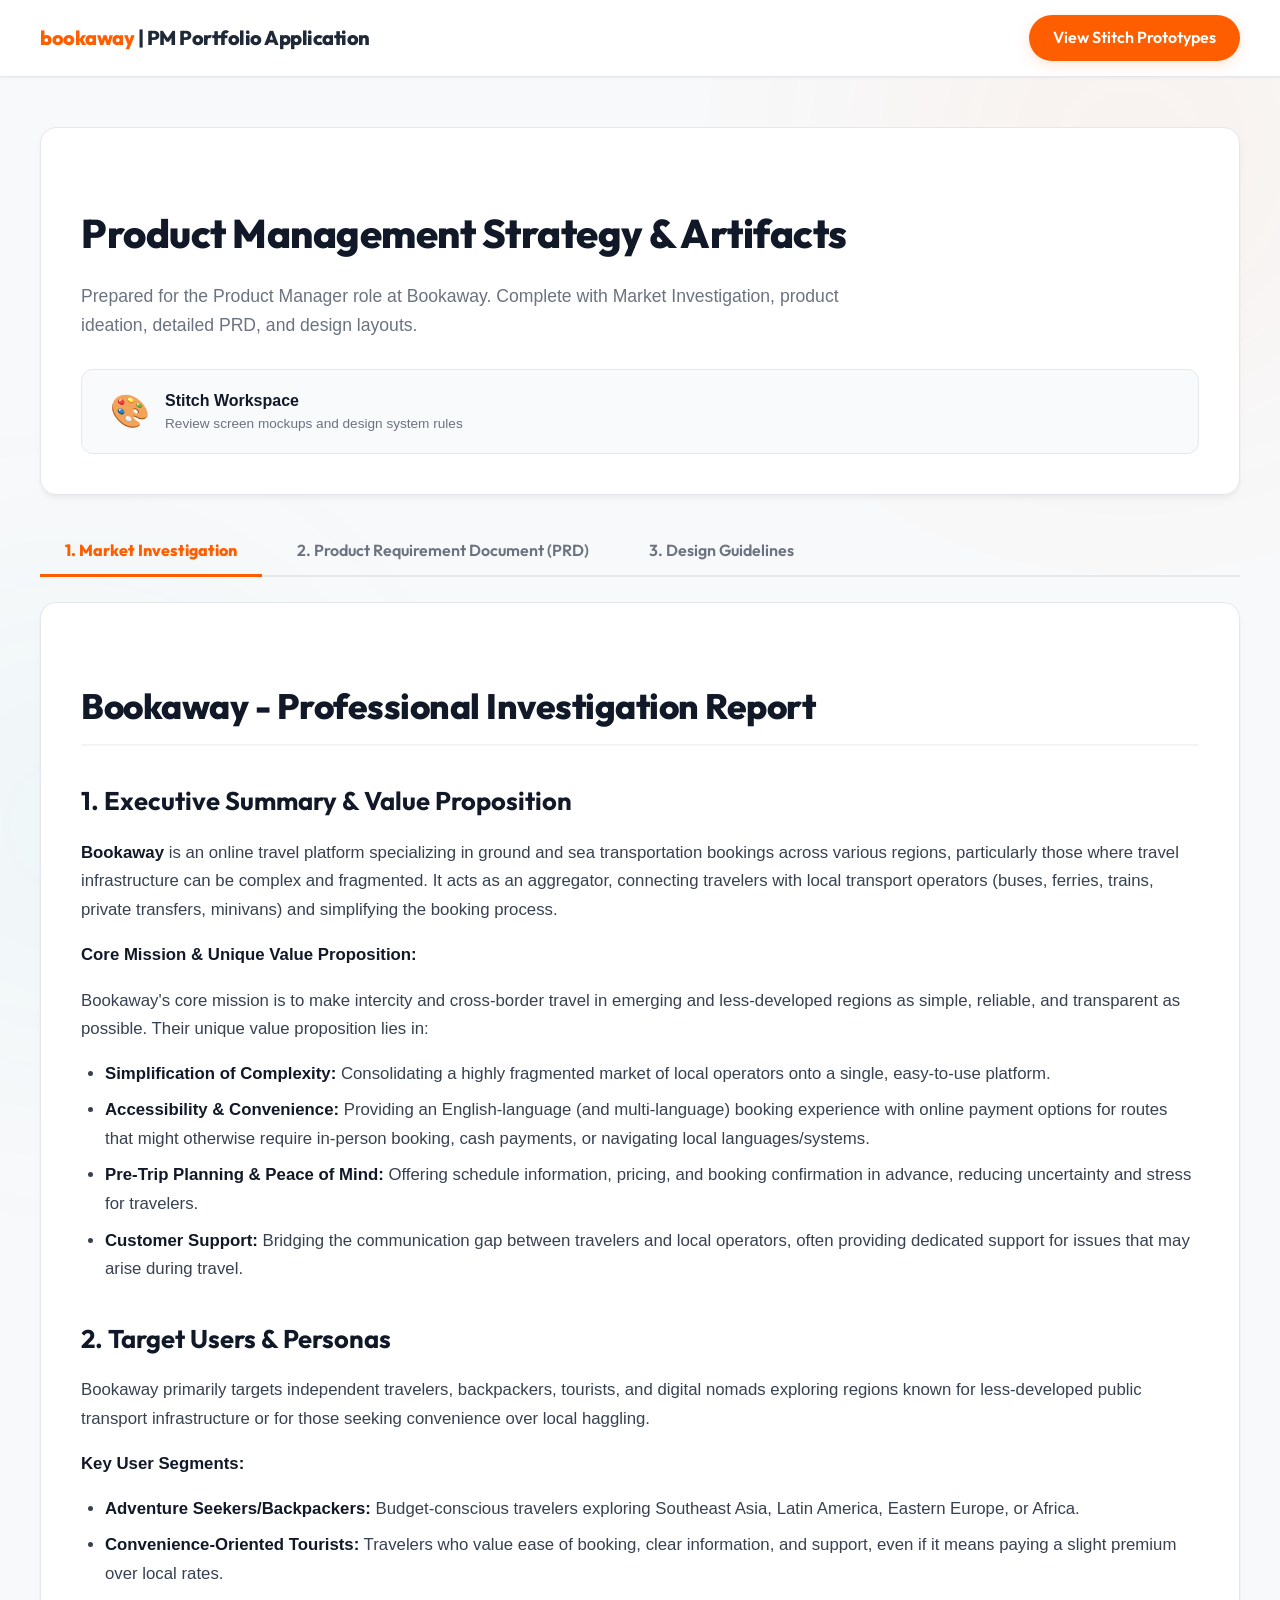
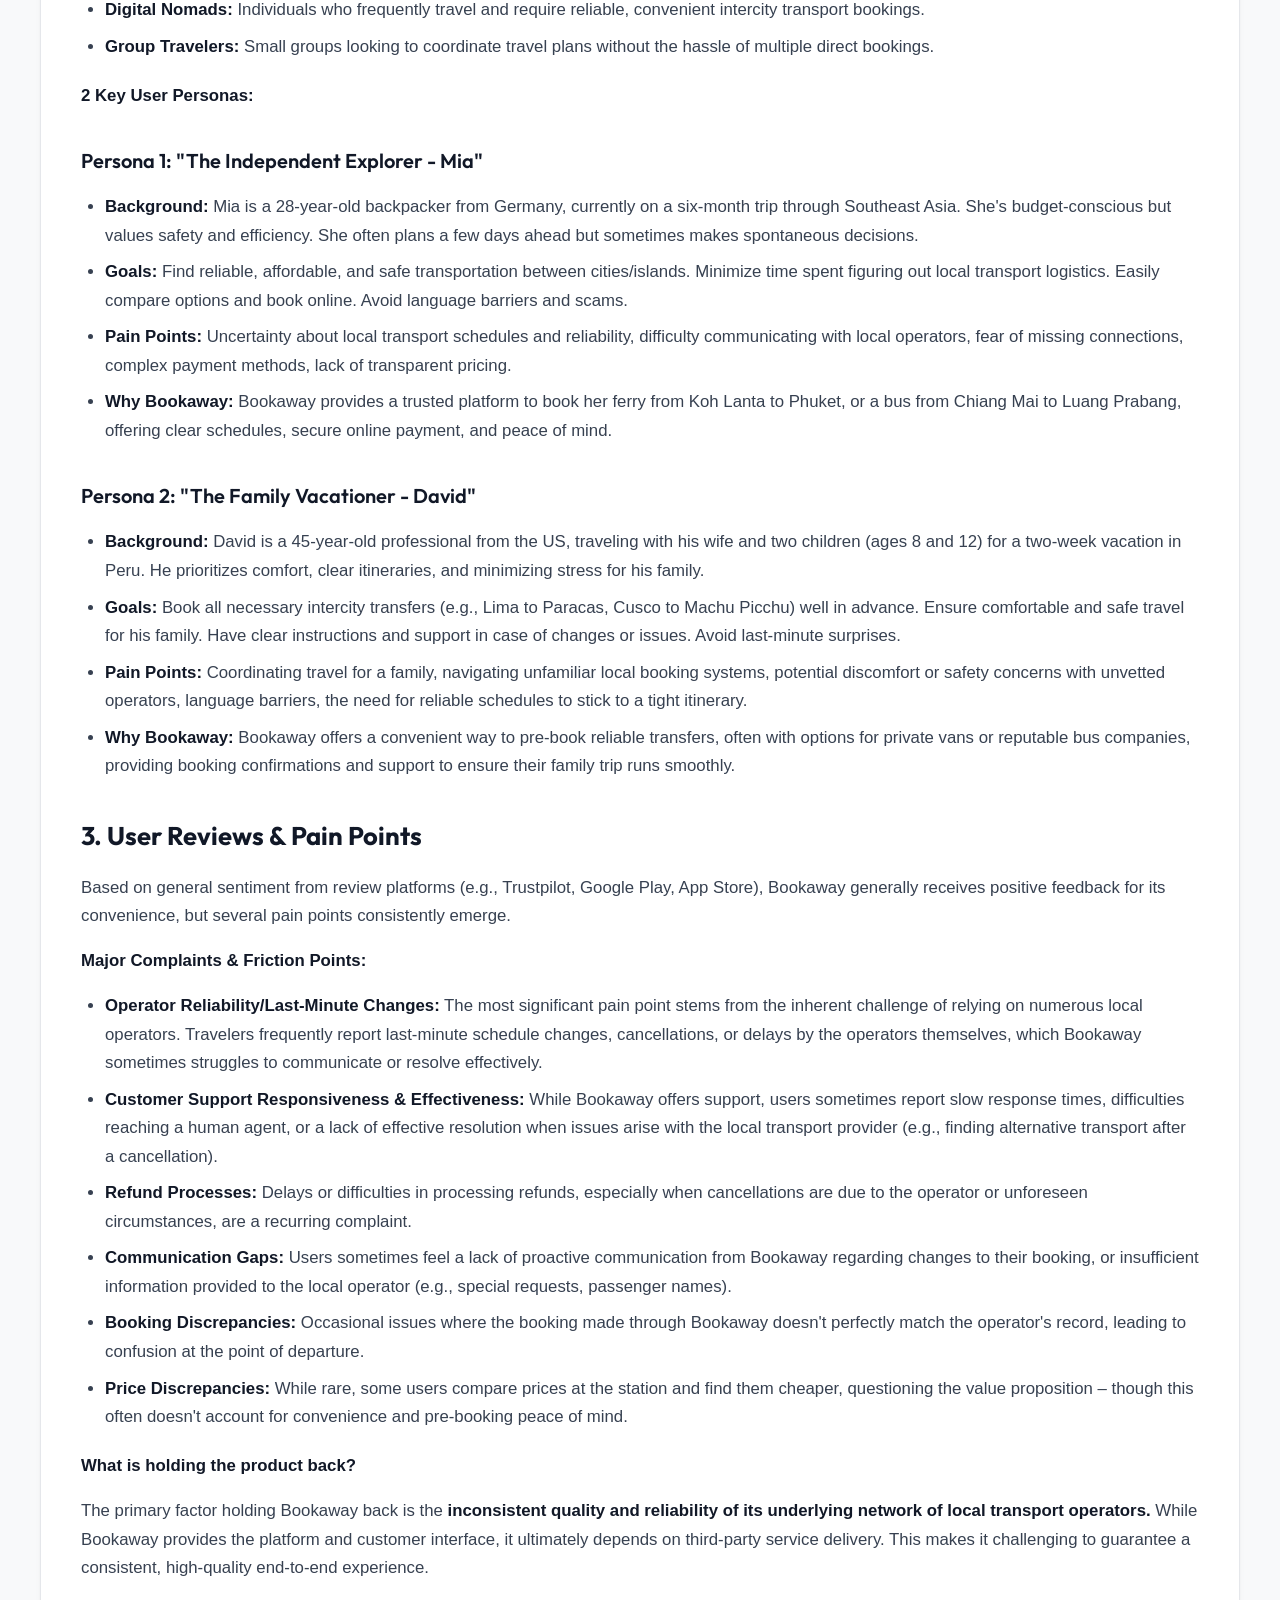
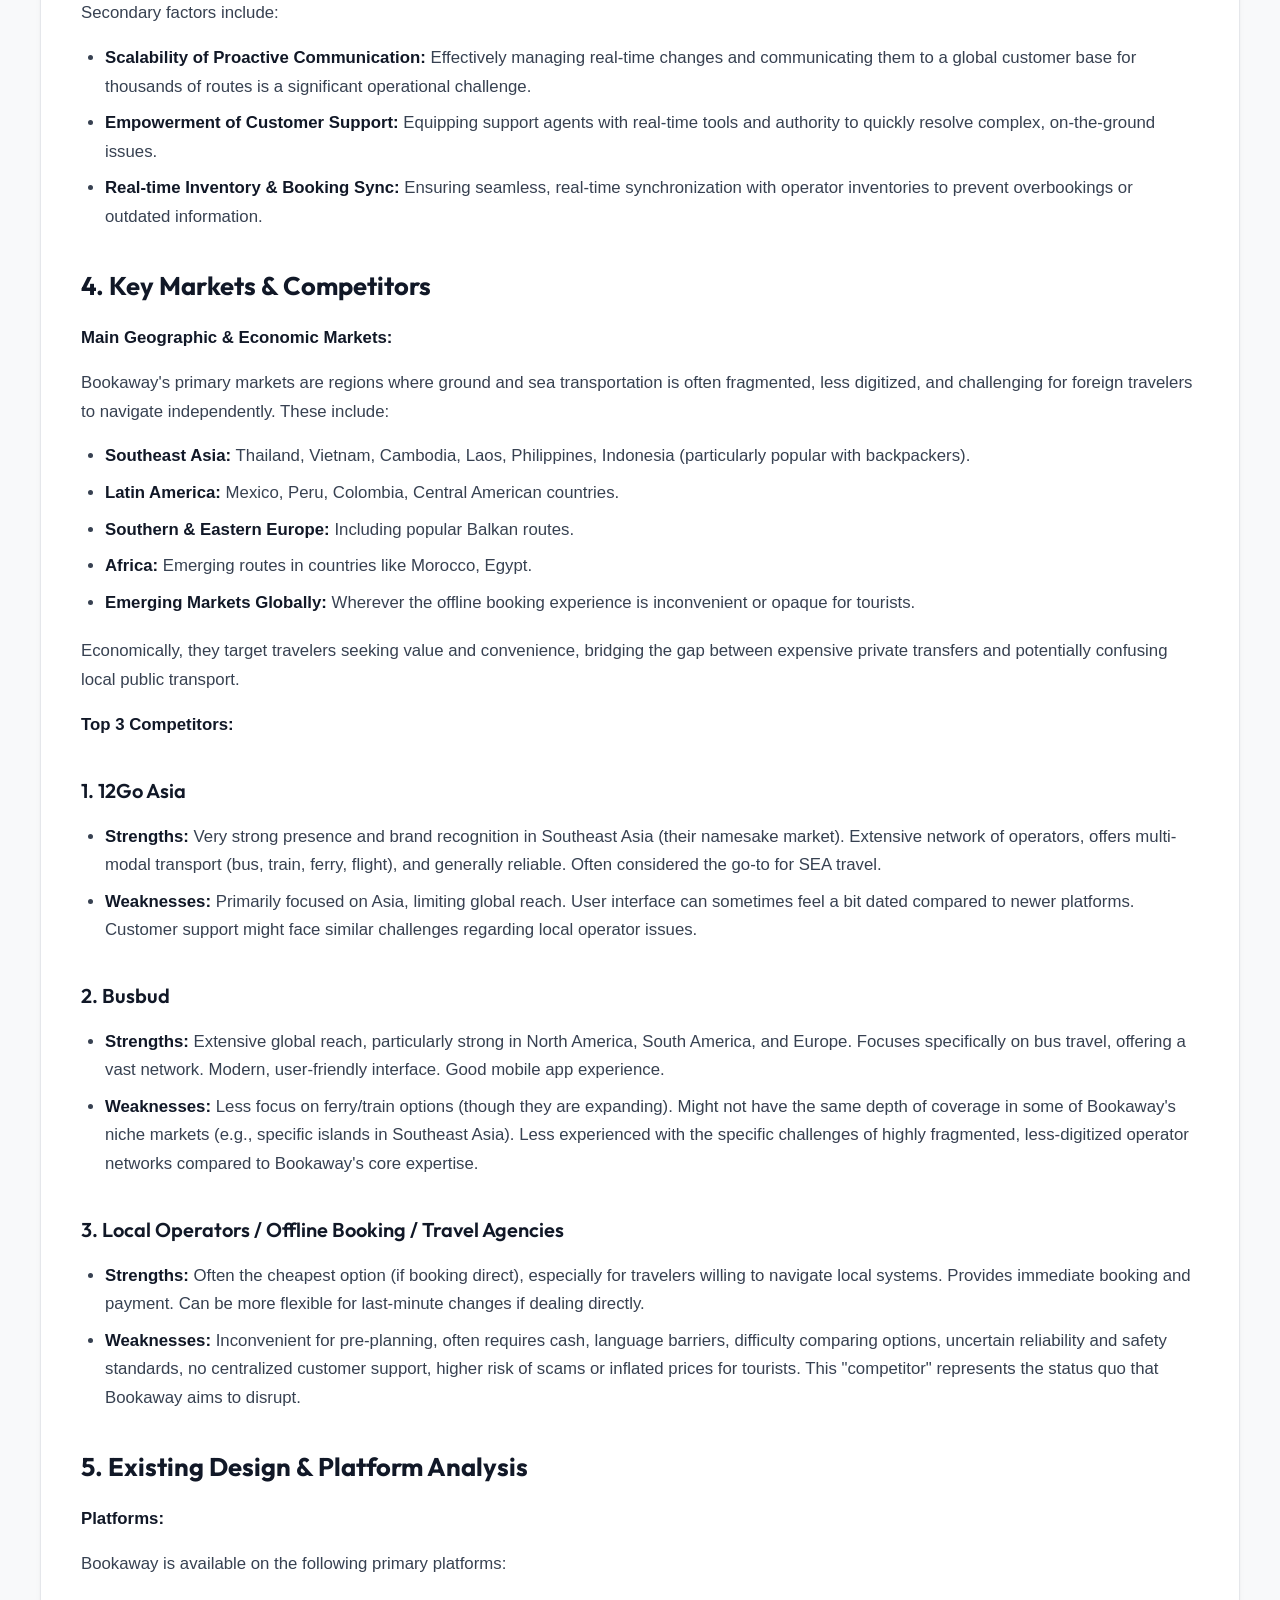
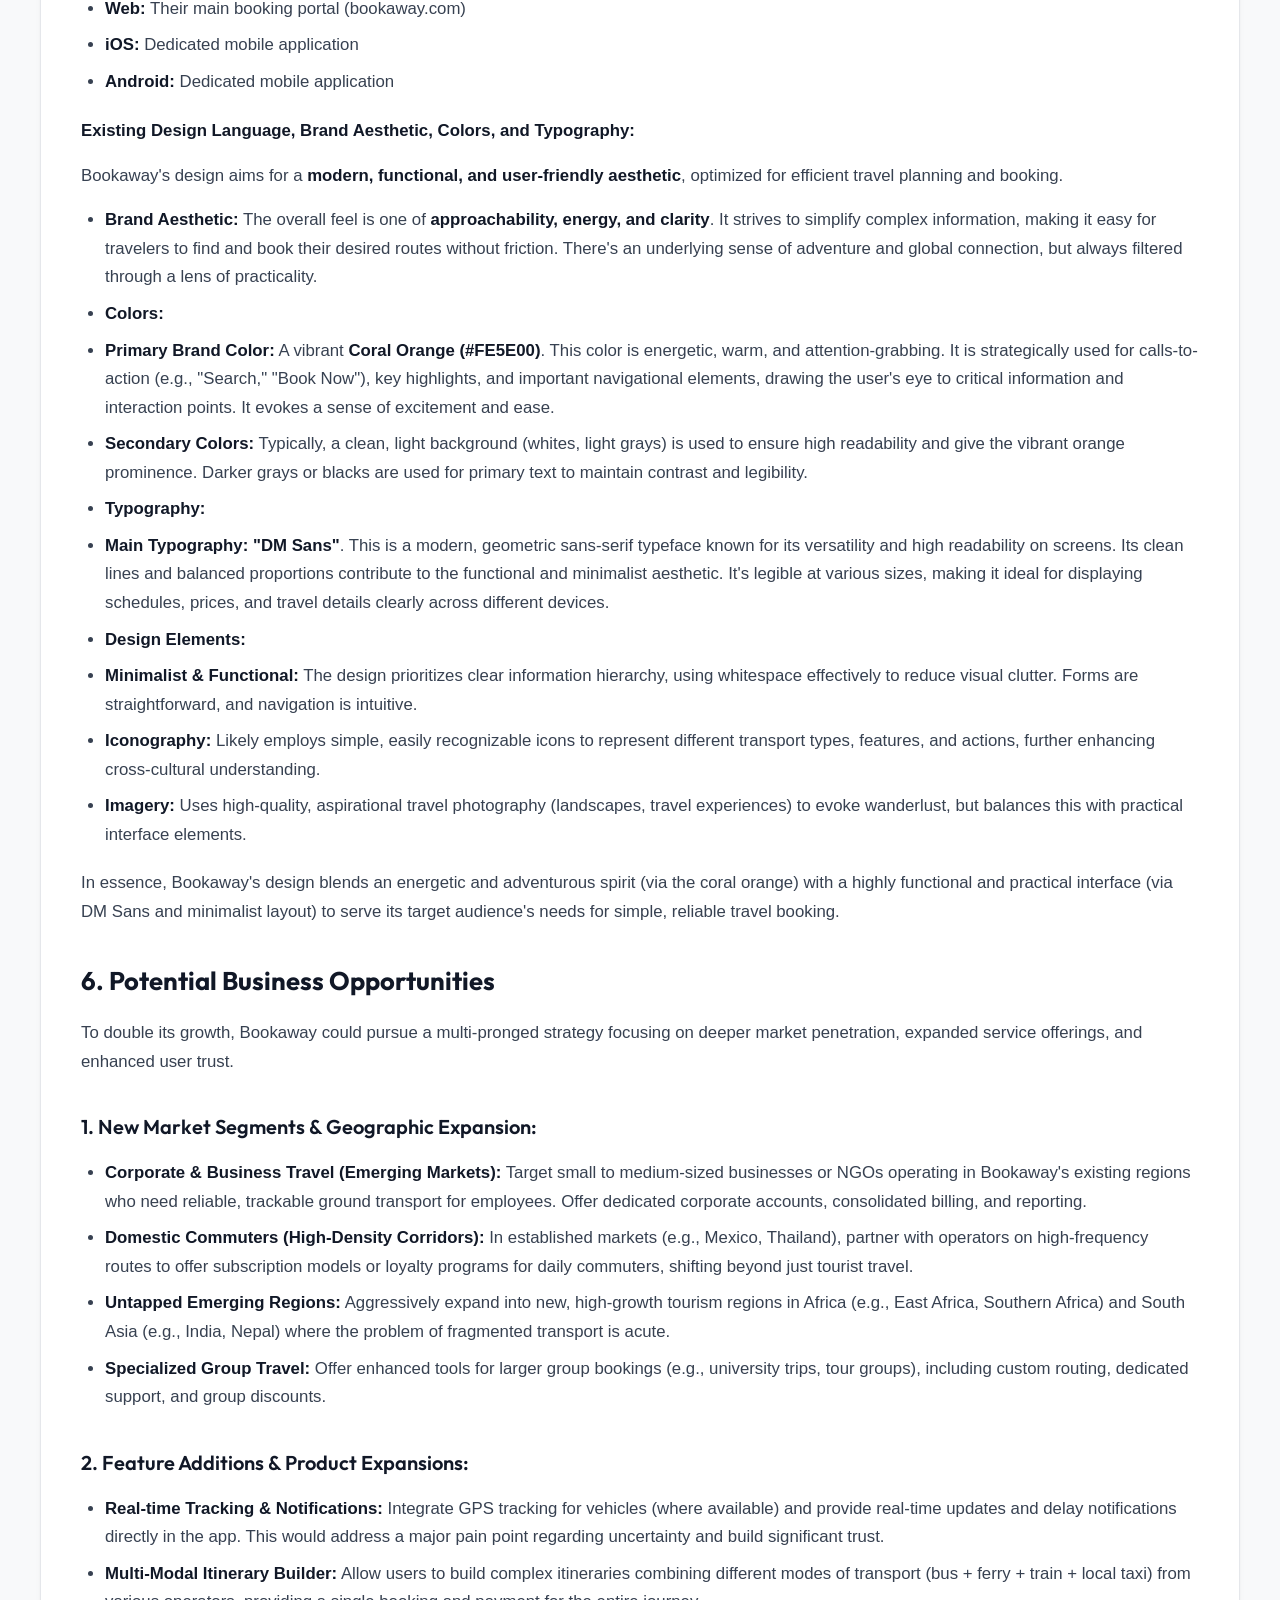
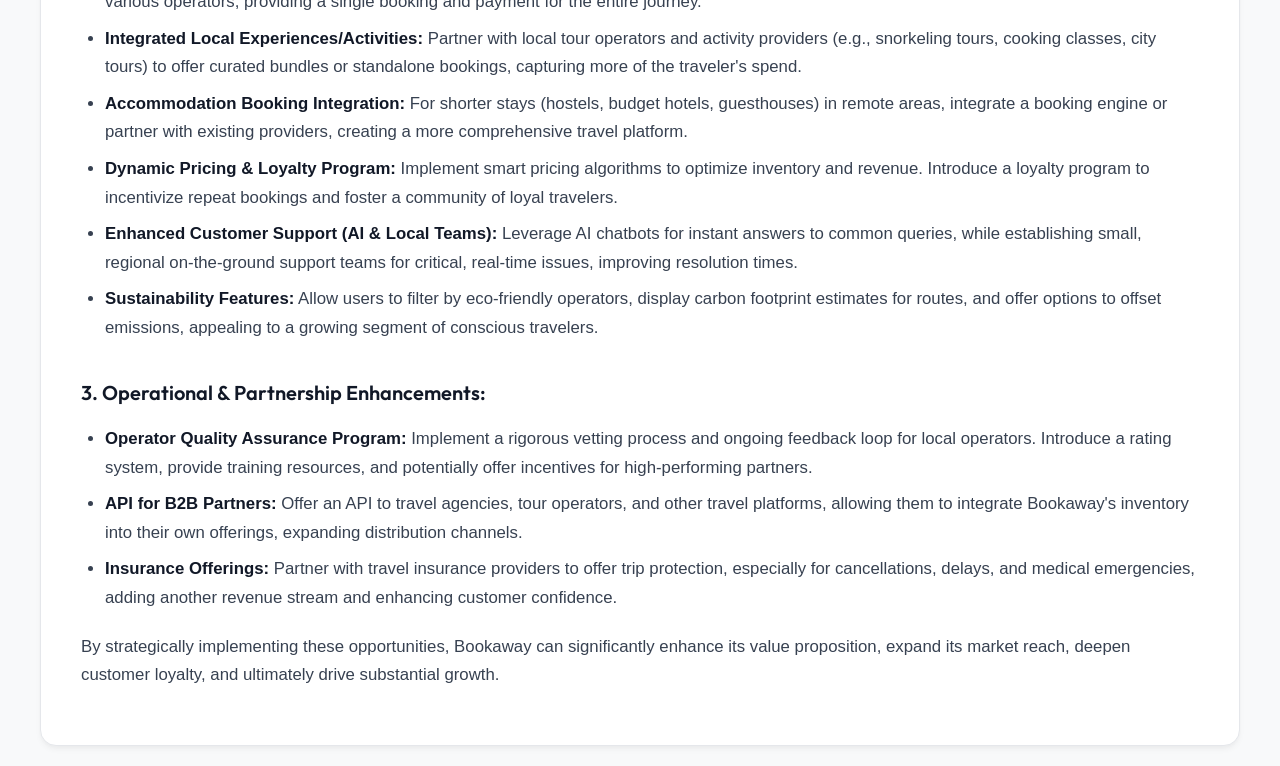
<file: index.html>
<!DOCTYPE html>
<html lang="en">
<head>
    <meta charset="UTF-8">
    <meta name="viewport" content="width=device-width, initial-scale=1.0">
    <title>Product Manager Case Study - Bookaway</title>
    <link href="https://fonts.googleapis.com/css2?family=Outfit:wght@300;400;500;700&display=swap" rel="stylesheet">
    <style>
        :root {
    --bg-light: #FFFFFF;
    --bg-secondary: #F8F9FA;
    --card-bg: #FFFFFF;
    --border: #E5E7EB;
    --primary: #FE5E00; /* Bookaway Orange */
    --primary-hover: #E05300;
    --primary-glow: rgba(254, 94, 0, 0.15);
    --text-main: #1F2937;
    --text-muted: #6B7280;
    --success: #10B981;
    --success-bg: #D1FAE5;
    --font-heading: 'Outfit', sans-serif;
    --font-body: 'Inter', sans-serif;
}

body {
    margin: 0;
    font-family: var(--font-body);
    background-color: var(--bg-secondary);
    color: var(--text-main);
    overflow-x: hidden;
    line-height: 1.6;
}

.background-decor {
    position: absolute;
    border-radius: 50%;
    filter: blur(140px);
    z-index: -1;
    opacity: 0.08;
}
.blur-1 {
    width: 400px;
    height: 400px;
    background: var(--primary);
    top: -50px;
    right: -50px;
}
.blur-2 {
    width: 350px;
    height: 350px;
    background: #06B6D4;
    bottom: -100px;
    left: -100px;
}

.container {
    max-width: 1200px;
    margin: 0 auto;
    padding: 20px;
}

.navbar {
    display: flex;
    justify-content: space-between;
    align-items: center;
    padding: 15px 40px;
    background: #FFFFFF;
    border-bottom: 1px solid var(--border);
    position: sticky;
    top: 0;
    z-index: 100;
    box-shadow: 0 1px 3px rgba(0,0,0,0.05);
}

.logo {
    font-size: 1.25rem;
    font-weight: 800;
    letter-spacing: -0.5px;
    font-family: var(--font-heading);
}

.logo-brand {
    color: var(--primary);
}

.gradient-text {
    background: linear-gradient(135deg, #111827, var(--primary));
    -webkit-background-clip: text;
    -webkit-text-fill-color: transparent;
}

.btn {
    display: inline-block;
    padding: 10px 24px;
    border-radius: 9999px;
    font-weight: 600;
    text-decoration: none;
    transition: all 0.2s ease;
    cursor: pointer;
    border: none;
    font-family: var(--font-heading);
}

.btn.primary {
    background: var(--primary);
    color: white;
    box-shadow: 0 4px 14px var(--primary-glow);
}

.btn.primary:hover {
    background: var(--primary-hover);
    transform: translateY(-1px);
    box-shadow: 0 6px 20px rgba(254, 94, 0, 0.3);
}

.btn.large {
    padding: 14px 36px;
    font-size: 1.1rem;
}

.intro-card {
    background: var(--card-bg);
    border: 1px solid var(--border);
    border-radius: 16px;
    padding: 40px;
    margin-top: 30px;
    margin-bottom: 30px;
    box-shadow: 0 4px 6px -1px rgba(0, 0, 0, 0.05), 0 2px 4px -1px rgba(0, 0, 0, 0.02);
}

h1 {
    font-size: 2.5rem;
    font-weight: 800;
    margin-bottom: 12px;
    color: #111827;
    font-family: var(--font-heading);
    letter-spacing: -0.5px;
}

.subtitle {
    font-size: 1.1rem;
    color: var(--text-muted);
    margin-bottom: 30px;
    max-width: 800px;
}

.quick-links {
    display: flex;
    gap: 20px;
}

.quick-link {
    display: flex;
    align-items: center;
    gap: 15px;
    background: #F9FAFB;
    border: 1px solid var(--border);
    padding: 16px 28px;
    border-radius: 12px;
    text-decoration: none;
    color: var(--text-main);
    transition: all 0.2s ease;
    flex: 1;
}

.quick-link:hover {
    background: #FFFFFF;
    border-color: var(--primary);
    transform: translateY(-2px);
    box-shadow: 0 4px 12px rgba(0, 0, 0, 0.05);
}

.quick-link .icon {
    font-size: 2rem;
}

.quick-link div {
    display: flex;
    flex-direction: column;
}

.quick-link strong {
    font-size: 1rem;
    font-weight: 700;
    color: #111827;
}

.quick-link span {
    font-size: 0.85rem;
    color: var(--text-muted);
}

.tabs-header {
    display: flex;
    gap: 10px;
    border-bottom: 2px solid var(--border);
    margin-bottom: 25px;
}

.tab-btn {
    background: none;
    border: none;
    color: var(--text-muted);
    padding: 15px 25px;
    font-size: 1rem;
    font-weight: 600;
    font-family: var(--font-heading);
    cursor: pointer;
    transition: all 0.2s ease;
    position: relative;
}

.tab-btn:hover {
    color: var(--primary);
}

.tab-btn.active {
    color: var(--primary);
    font-weight: 800;
}

.tab-btn.active::after {
    content: '';
    position: absolute;
    bottom: -2px;
    left: 0;
    right: 0;
    height: 3px;
    background: var(--primary);
}

.tab-content {
    background: var(--card-bg);
    border: 1px solid var(--border);
    border-radius: 16px;
    padding: 40px;
    box-shadow: 0 4px 6px -1px rgba(0, 0, 0, 0.05), 0 2px 4px -1px rgba(0, 0, 0, 0.02);
    min-height: 400px;
}

.hidden {
    display: none;
}

.content-body h1, .content-body h2, .content-body h3 {
    margin-top: 35px;
    color: #111827;
    font-family: var(--font-heading);
}

.content-body h1 {
    font-size: 2.2rem;
    font-weight: 800;
    border-bottom: 2px solid #F3F4F6;
    padding-bottom: 10px;
    margin-bottom: 20px;
}

.content-body h2 {
    font-size: 1.6rem;
    font-weight: 700;
    margin-bottom: 15px;
}

.content-body h3 {
    font-size: 1.25rem;
    font-weight: 600;
    margin-bottom: 12px;
}

.content-body p, .content-body li {
    color: #374151;
    font-size: 1.05rem;
    margin-bottom: 15px;
    line-height: 1.7;
}

.content-body ul, .content-body ol {
    padding-left: 24px;
    margin-bottom: 20px;
}

.content-body li {
    margin-bottom: 8px;
}

.content-body strong {
    color: #111827;
    font-weight: 600;
}

.content-body em {
    color: #4B5563;
    font-style: italic;
}

.content-body code {
    background-color: #F3F4F6;
    color: #EF4444;
    padding: 2px 6px;
    border-radius: 4px;
    font-family: monospace;
    font-size: 0.9em;
}

.content-body hr {
    border: 0;
    height: 1px;
    background: var(--border);
    margin: 40px 0;
}

    </style>
</head>
<body>
    <div class="background-decor blur-1"></div>
    <div class="background-decor blur-2"></div>
    
    <header class="navbar">
        <div class="logo">
            <span class="logo-brand">bookaway</span> | PM Portfolio Application
        </div>
        <div class="actions">
            <a href="https://stitch.withgoogle.com/projects/4759669865672175613" target="_blank" class="btn primary">View Stitch Prototypes</a>
        </div>
    </header>
    
    <main class="container">
        <section class="intro-card">
            <h1>Product Management Strategy & Artifacts</h1>
            <p class="subtitle">Prepared for the Product Manager role at Bookaway. Complete with Market Investigation, product ideation, detailed PRD, and design layouts.</p>
            
            <div class="quick-links">
                <a href="https://stitch.withgoogle.com/projects/4759669865672175613" target="_blank" class="quick-link">
                    <span class="icon">🎨</span>
                    <div>
                        <strong>Stitch Workspace</strong>
                        <span>Review screen mockups and design system rules</span>
                    </div>
                </a>
            </div>
        </section>
        
        <div class="tabs-header">
            <button class="tab-btn active" onclick="switchTab('investigation')">1. Market Investigation</button>
            <button class="tab-btn" onclick="switchTab('prd')">2. Product Requirement Document (PRD)</button>
            <button class="tab-btn" onclick="switchTab('design')">3. Design Guidelines</button>
        </div>
        
        <section class="tab-content" id="investigation">
            <div class="content-body">
                <h1>Bookaway - Professional Investigation Report</h1>

<h2>1. Executive Summary & Value Proposition</h2>

<p><strong>Bookaway</strong> is an online travel platform specializing in ground and sea transportation bookings across various regions, particularly those where travel infrastructure can be complex and fragmented. It acts as an aggregator, connecting travelers with local transport operators (buses, ferries, trains, private transfers, minivans) and simplifying the booking process.</p>

<p><strong>Core Mission & Unique Value Proposition:</strong></p>
<p>Bookaway's core mission is to make intercity and cross-border travel in emerging and less-developed regions as simple, reliable, and transparent as possible. Their unique value proposition lies in:</p>
<ul>
<li><strong>Simplification of Complexity:</strong> Consolidating a highly fragmented market of local operators onto a single, easy-to-use platform.</li>
<li><strong>Accessibility & Convenience:</strong> Providing an English-language (and multi-language) booking experience with online payment options for routes that might otherwise require in-person booking, cash payments, or navigating local languages/systems.</li>
<li><strong>Pre-Trip Planning & Peace of Mind:</strong> Offering schedule information, pricing, and booking confirmation in advance, reducing uncertainty and stress for travelers.</li>
<li><strong>Customer Support:</strong> Bridging the communication gap between travelers and local operators, often providing dedicated support for issues that may arise during travel.</li>
</ul>

<h2>2. Target Users & Personas</h2>

<p>Bookaway primarily targets independent travelers, backpackers, tourists, and digital nomads exploring regions known for less-developed public transport infrastructure or for those seeking convenience over local haggling.</p>

<p><strong>Key User Segments:</strong></p>
<ul>
<li><strong>Adventure Seekers/Backpackers:</strong> Budget-conscious travelers exploring Southeast Asia, Latin America, Eastern Europe, or Africa.</li>
<li><strong>Convenience-Oriented Tourists:</strong> Travelers who value ease of booking, clear information, and support, even if it means paying a slight premium over local rates.</li>
<li><strong>Digital Nomads:</strong> Individuals who frequently travel and require reliable, convenient intercity transport bookings.</li>
<li><strong>Group Travelers:</strong> Small groups looking to coordinate travel plans without the hassle of multiple direct bookings.</li>
</ul>

<p><strong>2 Key User Personas:</strong></p>

<h3>Persona 1: "The Independent Explorer - Mia"</h3>

<ul>
<li><strong>Background:</strong> Mia is a 28-year-old backpacker from Germany, currently on a six-month trip through Southeast Asia. She's budget-conscious but values safety and efficiency. She often plans a few days ahead but sometimes makes spontaneous decisions.</li>
<li><strong>Goals:</strong> Find reliable, affordable, and safe transportation between cities/islands. Minimize time spent figuring out local transport logistics. Easily compare options and book online. Avoid language barriers and scams.</li>
<li><strong>Pain Points:</strong> Uncertainty about local transport schedules and reliability, difficulty communicating with local operators, fear of missing connections, complex payment methods, lack of transparent pricing.</li>
<li><strong>Why Bookaway:</strong> Bookaway provides a trusted platform to book her ferry from Koh Lanta to Phuket, or a bus from Chiang Mai to Luang Prabang, offering clear schedules, secure online payment, and peace of mind.</li>
</ul>

<h3>Persona 2: "The Family Vacationer - David"</h3>

<ul>
<li><strong>Background:</strong> David is a 45-year-old professional from the US, traveling with his wife and two children (ages 8 and 12) for a two-week vacation in Peru. He prioritizes comfort, clear itineraries, and minimizing stress for his family.</li>
<li><strong>Goals:</strong> Book all necessary intercity transfers (e.g., Lima to Paracas, Cusco to Machu Picchu) well in advance. Ensure comfortable and safe travel for his family. Have clear instructions and support in case of changes or issues. Avoid last-minute surprises.</li>
<li><strong>Pain Points:</strong> Coordinating travel for a family, navigating unfamiliar local booking systems, potential discomfort or safety concerns with unvetted operators, language barriers, the need for reliable schedules to stick to a tight itinerary.</li>
<li><strong>Why Bookaway:</strong> Bookaway offers a convenient way to pre-book reliable transfers, often with options for private vans or reputable bus companies, providing booking confirmations and support to ensure their family trip runs smoothly.</li>
</ul>

<h2>3. User Reviews & Pain Points</h2>

<p>Based on general sentiment from review platforms (e.g., Trustpilot, Google Play, App Store), Bookaway generally receives positive feedback for its convenience, but several pain points consistently emerge.</p>

<p><strong>Major Complaints & Friction Points:</strong></p>
<ul>
<li><strong>Operator Reliability/Last-Minute Changes:</strong> The most significant pain point stems from the inherent challenge of relying on numerous local operators. Travelers frequently report last-minute schedule changes, cancellations, or delays by the operators themselves, which Bookaway sometimes struggles to communicate or resolve effectively.</li>
<li><strong>Customer Support Responsiveness & Effectiveness:</strong> While Bookaway offers support, users sometimes report slow response times, difficulties reaching a human agent, or a lack of effective resolution when issues arise with the local transport provider (e.g., finding alternative transport after a cancellation).</li>
<li><strong>Refund Processes:</strong> Delays or difficulties in processing refunds, especially when cancellations are due to the operator or unforeseen circumstances, are a recurring complaint.</li>
<li><strong>Communication Gaps:</strong> Users sometimes feel a lack of proactive communication from Bookaway regarding changes to their booking, or insufficient information provided to the local operator (e.g., special requests, passenger names).</li>
<li><strong>Booking Discrepancies:</strong> Occasional issues where the booking made through Bookaway doesn't perfectly match the operator's record, leading to confusion at the point of departure.</li>
<li><strong>Price Discrepancies:</strong> While rare, some users compare prices at the station and find them cheaper, questioning the value proposition – though this often doesn't account for convenience and pre-booking peace of mind.</li>
</ul>

<p><strong>What is holding the product back?</strong></p>
<p>The primary factor holding Bookaway back is the <strong>inconsistent quality and reliability of its underlying network of local transport operators.</strong> While Bookaway provides the platform and customer interface, it ultimately depends on third-party service delivery. This makes it challenging to guarantee a consistent, high-quality end-to-end experience.</p>
<p>Secondary factors include:</p>
<ul>
<li><strong>Scalability of Proactive Communication:</strong> Effectively managing real-time changes and communicating them to a global customer base for thousands of routes is a significant operational challenge.</li>
<li><strong>Empowerment of Customer Support:</strong> Equipping support agents with real-time tools and authority to quickly resolve complex, on-the-ground issues.</li>
<li><strong>Real-time Inventory & Booking Sync:</strong> Ensuring seamless, real-time synchronization with operator inventories to prevent overbookings or outdated information.</li>
</ul>

<h2>4. Key Markets & Competitors</h2>

<p><strong>Main Geographic & Economic Markets:</strong></p>
<p>Bookaway's primary markets are regions where ground and sea transportation is often fragmented, less digitized, and challenging for foreign travelers to navigate independently. These include:</p>
<ul>
<li><strong>Southeast Asia:</strong> Thailand, Vietnam, Cambodia, Laos, Philippines, Indonesia (particularly popular with backpackers).</li>
<li><strong>Latin America:</strong> Mexico, Peru, Colombia, Central American countries.</li>
<li><strong>Southern & Eastern Europe:</strong> Including popular Balkan routes.</li>
<li><strong>Africa:</strong> Emerging routes in countries like Morocco, Egypt.</li>
<li><strong>Emerging Markets Globally:</strong> Wherever the offline booking experience is inconvenient or opaque for tourists.</li>
</ul>

<p>Economically, they target travelers seeking value and convenience, bridging the gap between expensive private transfers and potentially confusing local public transport.</p>

<p><strong>Top 3 Competitors:</strong></p>

<h3>1. 12Go Asia</h3>
<ul>
<li><strong>Strengths:</strong> Very strong presence and brand recognition in Southeast Asia (their namesake market). Extensive network of operators, offers multi-modal transport (bus, train, ferry, flight), and generally reliable. Often considered the go-to for SEA travel.</li>
<li><strong>Weaknesses:</strong> Primarily focused on Asia, limiting global reach. User interface can sometimes feel a bit dated compared to newer platforms. Customer support might face similar challenges regarding local operator issues.</li>
</ul>

<h3>2. Busbud</h3>
<ul>
<li><strong>Strengths:</strong> Extensive global reach, particularly strong in North America, South America, and Europe. Focuses specifically on bus travel, offering a vast network. Modern, user-friendly interface. Good mobile app experience.</li>
<li><strong>Weaknesses:</strong> Less focus on ferry/train options (though they are expanding). Might not have the same depth of coverage in some of Bookaway's niche markets (e.g., specific islands in Southeast Asia). Less experienced with the specific challenges of highly fragmented, less-digitized operator networks compared to Bookaway's core expertise.</li>
</ul>

<h3>3. Local Operators / Offline Booking / Travel Agencies</h3>
<ul>
<li><strong>Strengths:</strong> Often the cheapest option (if booking direct), especially for travelers willing to navigate local systems. Provides immediate booking and payment. Can be more flexible for last-minute changes if dealing directly.</li>
<li><strong>Weaknesses:</strong> Inconvenient for pre-planning, often requires cash, language barriers, difficulty comparing options, uncertain reliability and safety standards, no centralized customer support, higher risk of scams or inflated prices for tourists. This "competitor" represents the status quo that Bookaway aims to disrupt.</li>
</ul>

<h2>5. Existing Design & Platform Analysis</h2>

<p><strong>Platforms:</strong></p>
<p>Bookaway is available on the following primary platforms:</p>
<ul>
<li><strong>Web:</strong> Their main booking portal (bookaway.com)</li>
<li><strong>iOS:</strong> Dedicated mobile application</li>
<li><strong>Android:</strong> Dedicated mobile application</li>
</ul>

<p><strong>Existing Design Language, Brand Aesthetic, Colors, and Typography:</strong></p>

<p>Bookaway's design aims for a <strong>modern, functional, and user-friendly aesthetic</strong>, optimized for efficient travel planning and booking.</p>

<ul>
<li><strong>Brand Aesthetic:</strong> The overall feel is one of <strong>approachability, energy, and clarity</strong>. It strives to simplify complex information, making it easy for travelers to find and book their desired routes without friction. There's an underlying sense of adventure and global connection, but always filtered through a lens of practicality.</li>
<li><strong>Colors:</strong></li>
<li><strong>Primary Brand Color:</strong> A vibrant <strong>Coral Orange (#FE5E00)</strong>. This color is energetic, warm, and attention-grabbing. It is strategically used for calls-to-action (e.g., "Search," "Book Now"), key highlights, and important navigational elements, drawing the user's eye to critical information and interaction points. It evokes a sense of excitement and ease.</li>
<li><strong>Secondary Colors:</strong> Typically, a clean, light background (whites, light grays) is used to ensure high readability and give the vibrant orange prominence. Darker grays or blacks are used for primary text to maintain contrast and legibility.</li>
<li><strong>Typography:</strong></li>
<li><strong>Main Typography:</strong> <strong>"DM Sans"</strong>. This is a modern, geometric sans-serif typeface known for its versatility and high readability on screens. Its clean lines and balanced proportions contribute to the functional and minimalist aesthetic. It's legible at various sizes, making it ideal for displaying schedules, prices, and travel details clearly across different devices.</li>
<li><strong>Design Elements:</strong></li>
<li><strong>Minimalist & Functional:</strong> The design prioritizes clear information hierarchy, using whitespace effectively to reduce visual clutter. Forms are straightforward, and navigation is intuitive.</li>
<li><strong>Iconography:</strong> Likely employs simple, easily recognizable icons to represent different transport types, features, and actions, further enhancing cross-cultural understanding.</li>
<li><strong>Imagery:</strong> Uses high-quality, aspirational travel photography (landscapes, travel experiences) to evoke wanderlust, but balances this with practical interface elements.</li>
</ul>

<p>In essence, Bookaway's design blends an energetic and adventurous spirit (via the coral orange) with a highly functional and practical interface (via DM Sans and minimalist layout) to serve its target audience's needs for simple, reliable travel booking.</p>

<h2>6. Potential Business Opportunities</h2>

<p>To double its growth, Bookaway could pursue a multi-pronged strategy focusing on deeper market penetration, expanded service offerings, and enhanced user trust.</p>

<h3>1. New Market Segments & Geographic Expansion:</h3>
<ul>
<li><strong>Corporate & Business Travel (Emerging Markets):</strong> Target small to medium-sized businesses or NGOs operating in Bookaway's existing regions who need reliable, trackable ground transport for employees. Offer dedicated corporate accounts, consolidated billing, and reporting.</li>
<li><strong>Domestic Commuters (High-Density Corridors):</strong> In established markets (e.g., Mexico, Thailand), partner with operators on high-frequency routes to offer subscription models or loyalty programs for daily commuters, shifting beyond just tourist travel.</li>
<li><strong>Untapped Emerging Regions:</strong> Aggressively expand into new, high-growth tourism regions in Africa (e.g., East Africa, Southern Africa) and South Asia (e.g., India, Nepal) where the problem of fragmented transport is acute.</li>
<li><strong>Specialized Group Travel:</strong> Offer enhanced tools for larger group bookings (e.g., university trips, tour groups), including custom routing, dedicated support, and group discounts.</li>
</ul>

<h3>2. Feature Additions & Product Expansions:</h3>
<ul>
<li><strong>Real-time Tracking & Notifications:</strong> Integrate GPS tracking for vehicles (where available) and provide real-time updates and delay notifications directly in the app. This would address a major pain point regarding uncertainty and build significant trust.</li>
<li><strong>Multi-Modal Itinerary Builder:</strong> Allow users to build complex itineraries combining different modes of transport (bus + ferry + train + local taxi) from various operators, providing a single booking and payment for the entire journey.</li>
<li><strong>Integrated Local Experiences/Activities:</strong> Partner with local tour operators and activity providers (e.g., snorkeling tours, cooking classes, city tours) to offer curated bundles or standalone bookings, capturing more of the traveler's spend.</li>
<li><strong>Accommodation Booking Integration:</strong> For shorter stays (hostels, budget hotels, guesthouses) in remote areas, integrate a booking engine or partner with existing providers, creating a more comprehensive travel platform.</li>
<li><strong>Dynamic Pricing & Loyalty Program:</strong> Implement smart pricing algorithms to optimize inventory and revenue. Introduce a loyalty program to incentivize repeat bookings and foster a community of loyal travelers.</li>
<li><strong>Enhanced Customer Support (AI & Local Teams):</strong> Leverage AI chatbots for instant answers to common queries, while establishing small, regional on-the-ground support teams for critical, real-time issues, improving resolution times.</li>
<li><strong>Sustainability Features:</strong> Allow users to filter by eco-friendly operators, display carbon footprint estimates for routes, and offer options to offset emissions, appealing to a growing segment of conscious travelers.</li>
</ul>

<h3>3. Operational & Partnership Enhancements:</h3>
<ul>
<li><strong>Operator Quality Assurance Program:</strong> Implement a rigorous vetting process and ongoing feedback loop for local operators. Introduce a rating system, provide training resources, and potentially offer incentives for high-performing partners.</li>
<li><strong>API for B2B Partners:</strong> Offer an API to travel agencies, tour operators, and other travel platforms, allowing them to integrate Bookaway's inventory into their own offerings, expanding distribution channels.</li>
<li><strong>Insurance Offerings:</strong> Partner with travel insurance providers to offer trip protection, especially for cancellations, delays, and medical emergencies, adding another revenue stream and enhancing customer confidence.</li>
</ul>

<p>By strategically implementing these opportunities, Bookaway can significantly enhance its value proposition, expand its market reach, deepen customer loyalty, and ultimately drive substantial growth.</p>
            </div>
        </section>
        
        <section class="tab-content hidden" id="prd">
            <div class="content-body">
                <p>Okay, as a Senior Product Manager at Bookaway, this is an exciting challenge! Let's dive in.</p>

<hr>

<h3>Part 1: Brainstorm 3 Unique, Innovative Features</h3>

<p>Based on the company investigation, Bookaway's core strength is simplifying complexity in fragmented markets, but its biggest weakness is the inherent unreliability of local operators and the consequent communication/support challenges. My innovative ideas will focus on proactively addressing these pain points and elevating the end-to-end travel experience beyond just booking.</p>

<p>Here are 3 unique, innovative features or products:</p>

<ol>
<li><strong>Journey Guardian AI - Predictive Disruption Management & Dynamic Rerouting:</strong></li>
</ol>
<ul>
<li><strong>Concept:</strong> An advanced AI system that monitors multiple data points (historical operator performance, real-time vehicle GPS where available, public transport APIs, weather forecasts, local news, social media sentiment, event calendars) to <em>predict</em> potential travel disruptions (delays, cancellations, route changes) for a user's booked journey <em>before</em> they happen. If a disruption is predicted or detected, it proactively alerts the traveler via the app and suggests actionable alternative routes or operators, potentially facilitating immediate rebooking or connecting them to expedited support with pre-filled context.</li>
<li><strong>Innovation:</strong> Moves Bookaway from reactive customer support to <strong>predictive and proactive travel assurance</strong>. It actively manages the "peace of mind" promise by mitigating problems before they manifest fully, significantly reducing traveler stress and potential costs.</li>
</ul>

<ol>
<li><strong>Traveler-Verified Operator Network (TVON) & Real-time Quality Score:</strong></li>
</ol>
<ul>
<li><strong>Concept:</strong> A robust, gamified platform where travelers can submit highly structured, verifiable feedback and media (photos/videos) about their specific trip experiences <em>during</em> or immediately <em>after</em> their journey. This feedback (e.g., cleanliness of vehicle, punctuality, driver professionalism, actual amenities vs. advertised) feeds into a public, real-time "reliability and quality score" for each operator and route segment. High-quality contributors could earn rewards (discounts, badges). Operators would have dashboards to respond to feedback and improve their scores, with "Bookaway Certified" operators receiving priority placement.</li>
<li><strong>Innovation:</strong> Creates a powerful, decentralized quality control and transparency layer, directly addressing the "inconsistent quality of underlying operators." It incentivizes both travelers and operators to contribute to a more reliable ecosystem, making the platform more trustworthy than competitors that rely on generic reviews.</li>
</ul>

<ol>
<li><strong>Seamless Multi-Modal "Adventure Path" Builder & Ecosystem:</strong></li>
</ol>
<ul>
<li><strong>Concept:</strong> A smart itinerary planning tool that goes beyond simple A-to-B transport. Users define an end goal (e.g., "See the best of Northern Thailand," "Island hop from Bali to Flores"). The system then generates optimized multi-modal "adventure paths" that combine buses, ferries, trains, and even recommended local activities/accommodations at each stop, all bookable within a single, integrated transaction. It would learn user preferences (budget, comfort, adventure level) and recommend unique, localized experiences alongside transport, becoming a personalized travel agent for complex regions.</li>
<li><strong>Innovation:</strong> Transforms Bookaway from a transport booking tool into a comprehensive, personalized <strong>travel discovery and planning platform</strong>. It captures more of the traveler's journey, increases average transaction value, and strengthens brand loyalty by simplifying complex, multi-faceted trips, appealing especially to backpackers and adventure seekers.</li>
</ul>

<hr>

<h3>Part 2: Chosen Feature & Justification</h3>

<p>I choose <strong>Journey Guardian AI - Predictive Disruption Management & Dynamic Rerouting</strong>.</p>

<p><strong>Assumptions:</strong></p>

<ol>
<li><strong>Data Availability & Integrability:</strong> We can access or integrate with a sufficient range of data sources (historical Bookaway booking data, partner operator APIs, public transport APIs, weather services, local news feeds, potentially anonymized GPS data from partner vehicles) to build effective predictive models.</li>
<li><strong>User Willingness to Opt-in:</strong> Travelers will opt-in for proactive notifications and trust Bookaway's suggestions for rerouting.</li>
<li><strong>Operator Partnership Depth:</strong> Bookaway has sufficient depth in its operator network for popular routes to offer viable alternative rebooking options. Operators will be amenable to dynamic rebooking processes facilitated by Bookaway.</li>
<li><strong>AI/ML Capabilities:</strong> Our engineering team has the expertise (or can acquire it) to build and maintain sophisticated AI/ML models for prediction and recommendation.</li>
<li><strong>Cost-Benefit Balance:</strong> The development and ongoing operational costs of the AI system are justified by the expected benefits (reduced support costs, increased loyalty, competitive advantage).</li>
</ol>

<p><strong>Product Logic:</strong></p>

<p>The core problem identified in the investigation is the <strong>"inconsistent quality and reliability of its underlying network of local transport operators"</strong> leading to <strong>"last-minute schedule changes, cancellations, or delays."</strong> This manifests as high customer stress, frustration, and a heavy load on customer support, impacting Bookaway's brand reputation and scalability.</p>

<p>Journey Guardian AI directly addresses this by flipping the reactive support model to a proactive, predictive one. Instead of waiting for a user to report a problem, Bookaway actively monitors for potential issues.</p>

<ul>
<li>If an issue is predicted (e.g., a specific bus company has a known high delay rate on a particular route, or there's a weather warning), the system alerts the user <em>ahead of time</em>.</li>
<li>If an issue is detected in real-time (e.g., a ferry cancellation is announced, or a bus is significantly delayed based on GPS), the system immediately informs the user.</li>
<li>Critically, it doesn't just inform; it <strong>suggests actionable solutions</strong>. This might be an alternative bus/ferry at a different time, a different operator, or even a different mode of transport, along with estimated new arrival times and costs.</li>
</ul>

<p>This transforms Bookaway from a booking platform into a <strong>travel assurance partner</strong>, building immense trust and loyalty.</p>

<p><strong>Customer Incentives:</strong></p>

<ul>
<li><strong>Ultimate Peace of Mind:</strong> Travelers know Bookaway is actively looking out for them, reducing anxiety about unpredictable local transport.</li>
<li><strong>Time & Stress Savings:</strong> Avoids hours spent troubleshooting, calling support, or scrambling for alternatives on the ground in a foreign country, often with language barriers.</li>
<li><strong>Empowerment:</strong> Travelers receive critical information and viable options, allowing them to make informed decisions quickly rather than feeling stranded.</li>
<li><strong>Increased Reliability:</strong> Enhances the perceived reliability of their entire journey, even if the underlying operators are sometimes unpredictable.</li>
<li><strong>Safety:</strong> Timely information and rerouting can also contribute to traveler safety in certain disruption scenarios.</li>
</ul>

<p><strong>Business Case:</strong></p>

<ul>
<li><strong>Reduced Customer Support Costs (Primary Driver):</strong> Proactive issue resolution prevents many reactive, high-cost support interactions (phone calls, live chats, refund processing). Fewer frustrated customers means less staff time and lower operational overhead.</li>
<li><strong>Increased Customer Loyalty & Repeat Bookings:</strong> A superior, stress-free travel experience is the strongest driver of loyalty. If Bookaway <em>saves</em> a trip, that customer becomes a lifelong advocate and repeat user. This directly translates to higher Customer Lifetime Value (CLTV).</li>
<li><strong>Significant Competitive Advantage:</strong> This feature elevates Bookaway far beyond its competitors (12Go Asia, Busbud) which are primarily booking engines. It positions Bookaway as a truly innovative, customer-centric "travel guardian" in a market that desperately needs reliability.</li>
<li><strong>Enhanced Brand Reputation:</strong> Strengthens Bookaway's brand as the most reliable, trustworthy, and proactive platform for ground and sea travel in complex regions. Positive word-of-mouth and reviews will skyrocket.</li>
<li><strong>Premium Service & Monetization Opportunities:</strong> In the future, this capability could be monetized as an opt-in premium service (e.g., "Journey Guardian Plus" with guaranteed rebooking, travel credit for delays, etc.) or integrated into loyalty programs.</li>
<li><strong>Data-Driven Operator Improvement:</strong> The data collected on disruptions, predictions, and resolutions provides invaluable insights for improving operator vetting, contract negotiations, and identifying problematic routes/operators.</li>
</ul>

<hr>

<h3>Part 3: Product Requirement Document (PRD)</h3>

<h1>Product Requirement Document: Bookaway Journey Guardian</h1>

<p><strong>Document Version:</strong> 1.0</p>
<p><strong>Date:</strong> October 26, 2023</p>
<p><strong>Owner:</strong> [Your Name/Senior PM Team]</p>
<p><strong>Status:</strong> Draft for Engineering Review</p>

<hr>

<h2>1. Objective & Vision</h2>

<p><strong>Objective:</strong> To proactively detect and mitigate potential travel disruptions for Bookaway users, thereby enhancing customer trust, reducing travel stress, and significantly improving the overall end-to-end travel experience.</p>

<p><strong>Vision:</strong> To establish Bookaway as the most reliable and trusted travel platform in emerging markets, where every traveler feels confident and supported throughout their journey, knowing that Bookaway's Journey Guardian AI is actively working to ensure a smooth, stress-free trip from booking to arrival. We aim to transform a booking platform into a comprehensive travel assurance partner.</p>

<hr>

<h2>2. Target Audience</h2>

<p>The Journey Guardian AI is designed for all Bookaway users, particularly those traveling in regions known for less predictable transport infrastructure. It directly addresses the pain points of our key personas:</p>

<ul>
<li><strong>Persona 1: "The Independent Explorer - Mia" (28, Backpacker, Budget-conscious but values safety/efficiency):</strong> Mia wants to avoid uncertainty, language barriers, and getting stranded. Journey Guardian provides her with the critical information and alternatives needed to maintain her flexible itinerary without unnecessary stress.</li>
<li><strong>Persona 2: "The Family Vacationer - David" (45, Professional, Prioritizes comfort/clear itineraries for family):</strong> David needs clear instructions and support to ensure his family's trip runs smoothly. Journey Guardian alleviates the significant stress of potential disruptions, especially when traveling with children, by providing proactive solutions.</li>
</ul>

<hr>

<h2>3. User Stories</h2>

<h3>MVP (Phase 1) - Proactive Alerts & Assisted Rerouting</h3>

<ol>
<li><strong>As a traveler, I want to receive a proactive notification from Bookaway if there's a high probability of a delay or cancellation for my upcoming trip, so I can mentally prepare or explore alternatives.</strong></li>
</ol>
<ul>
<li><em>Acceptance Criteria:</em> Notification is sent at least X hours/days before departure based on prediction confidence; notification includes route, date, operator, reason for prediction, and suggested action (e.g., "Monitor closely," "Contact support if concerned").</li>
</ul>
<ol>
<li><strong>As a traveler, when my trip is confirmed to be disrupted (e.g., cancelled, significantly delayed), I want to receive an immediate in-app alert and push notification, so I am informed as soon as possible.</strong></li>
</ol>
<ul>
<li><em>Acceptance Criteria:</em> Notification provides clear details of the disruption (e.g., "Your 10 AM bus from Chiang Mai to Pai has been cancelled"), updated status, and an estimated new departure/arrival time if applicable.</li>
</ul>
<ol>
<li><strong>As a traveler, after a disruption is confirmed, I want to see clear, actionable alternative travel options within the Bookaway app, so I can quickly decide on my next steps.</strong></li>
</ol>
<ul>
<li><em>Acceptance Criteria:</em> Alternatives are displayed with estimated departure/arrival times, operator names, price differences, and a clear call-to-action to "Get Help Rebooking" (leading to expedited support).</li>
</ul>
<ol>
<li><strong>As a traveler, when I tap "Get Help Rebooking," I want to be connected to a Bookaway support agent who already understands my disruption and has access to the suggested alternatives, so I don't have to re-explain everything.</strong></li>
</ol>
<ul>
<li><em>Acceptance Criteria:</em> Support agent receives immediate context (user ID, booking ID, disruption details, suggested alternatives) upon chat/call initiation.</li>
</ul>
<ol>
<li><strong>As a Bookaway user, I want to easily opt-in or opt-out of Journey Guardian notifications, so I can control my communication preferences.</strong></li>
</ol>
<ul>
<li><em>Acceptance Criteria:</em> A clear toggle is available in app settings. Opting out disables all Journey Guardian-specific alerts.</li>
</ul>

<h3>Phase 2 - Automated Rerouting & Advanced Features</h3>

<ol>
<li><strong>As a traveler, after a disruption is confirmed and alternatives are shown, I want the option to instantly rebook an alternative trip directly through the app with minimal steps, so I can resolve my travel issue quickly and efficiently.</strong></li>
</ol>
<ul>
<li><em>Acceptance Criteria:</em> User can select an alternative, review any price difference/refund details, and confirm rebooking within 3 taps. Original booking is automatically cancelled/refunded.</li>
</ul>
<ol>
<li><strong>As a traveler, I want to see the carbon footprint impact and overall cost-benefit of different rerouting options, so I can make an informed decision.</strong></li>
</ol>
<ul>
<li><em>Acceptance Criteria:</em> Each alternative option displays estimated carbon footprint (if data available) and a clear breakdown of cost implications (e.g., "+$15," "Refund difference of -$5").</li>
</ul>
<ol>
<li><strong>As a traveler, I want Journey Guardian to also monitor for major delays <em>during</em> my journey (if GPS data is available from the operator) and alert me if my connection might be missed, so I can proactively address potential cascading disruptions.</strong></li>
</ol>
<ul>
<li><em>Acceptance Criteria:</em> In-trip alerts for significant delays (e.g., &gt;30 mins) with impact on known onward connections.</li>
</ul>

<hr>

<h2>4. Functional Requirements & Specifications</h2>

<h3>4.1. Core AI/ML Prediction & Detection Engine</h3>

<ul>
<li><strong>FR1.1: Data Ingestion:</strong></li>
<li><strong>Spec:</strong> System must ingest data from:</li>
<li>Historical Bookaway booking and disruption data (cancellations, delays, refunds).</li>
<li>Partner operator APIs (real-time schedules, seat availability, GPS data where available).</li>
<li>Public transport APIs (train/ferry schedules, official service announcements).</li>
<li>Global weather APIs (severe weather warnings for relevant regions).</li>
<li>Local news feeds and public information services (strikes, road closures, major events).</li>
<li>Crowdsourced real-time reports (future integration, e.g., via TVON).</li>
<li><strong>FR1.2: Prediction Model:</strong></li>
<li><strong>Spec:</strong> Develop and continuously train an ML model to predict disruption likelihood based on ingested data. Model outputs a confidence score for delay/cancellation within a specified timeframe (e.g., 24-72 hours pre-departure).</li>
<li><strong>Spec:</strong> Define thresholds for "high probability" vs. "confirmed disruption" to trigger different alert types.</li>
<li><strong>FR1.3: Real-time Detection:</strong></li>
<li><strong>Spec:</strong> System must monitor confirmed operator updates (API notifications), GPS data, and official announcements in real-time to detect actual disruptions immediately.</li>
<li><strong>FR1.4: Impact Assessment:</strong></li>
<li><strong>Spec:</strong> For detected disruptions, assess impact on booked journey (e.g., "cancelled," "delayed by X hours," "route changed").</li>
<li><strong>Spec:</strong> For predicted disruptions, estimate potential impact (e.g., "potential 1-2 hour delay").</li>
</ul>

<h3>4.2. Alternative Route Generation & Recommendation</h3>

<ul>
<li><strong>FR2.1: Alternative Search Engine:</strong></li>
<li><strong>Spec:</strong> Develop an intelligent search engine that, given a disrupted route, can identify viable alternative transport options within Bookaway's inventory.</li>
<li><strong>Spec:</strong> Consider multi-modal alternatives where appropriate (e.g., bus to train, ferry to bus).</li>
<li><strong>Spec:</strong> Filter alternatives based on criteria: nearest departure/arrival points, reasonable travel time, operator reliability score (future integration), user preferences (e.g., 'fastest', 'cheapest', 'most comfortable').</li>
<li><strong>FR2.2: Price & Time Calculation:</strong></li>
<li><strong>Spec:</strong> For each alternative, accurately calculate new estimated travel time, price difference from original booking, and potential refund/additional charge.</li>
<li><strong>FR2.3: Recommendation Algorithm:</strong></li>
<li><strong>Spec:</strong> Prioritize alternative recommendations based on factors like minimal disruption to original itinerary, highest reliability, and user's past preferences/segment (e.g., Mia might prefer cheaper, David might prefer direct/comfortable).</li>
</ul>

<h3>4.3. User Communication & Interface (Mobile App & Web)</h3>

<ul>
<li><strong>FR3.1: Notification Service:</strong></li>
<li><strong>Spec:</strong> Implement a robust push notification service (iOS & Android) and in-app notification system.</li>
<li><strong>Spec:</strong> Notifications must be localized to the user's preferred language.</li>
<li><strong>Spec:</strong> Differentiate between "Proactive Warning" and "Confirmed Disruption" alert types.</li>
<li><strong>FR3.2: In-App "My Trips" Integration:</strong></li>
<li><strong>Spec:</strong> Display Journey Guardian status/alerts clearly on the "My Trips" screen for relevant bookings.</li>
<li><strong>Spec:</strong> Upon tapping a disrupted trip, display a dedicated "Disruption Details" screen.</li>
<li><strong>FR3.3: Disruption Details Screen (MVP):</strong></li>
<li><strong>Spec:</strong> Clear summary of the original booking and the disruption (reason, new time/status).</li>
<li><strong>Spec:</strong> List of recommended alternative options with key details (operator, departure/arrival, price diff, travel time).</li>
<li><strong>Spec:</strong> Prominent "Get Help Rebooking" button.</li>
<li><strong>FR3.4: "Get Help Rebooking" Flow (MVP):</strong></li>
<li><strong>Spec:</strong> Tapping this button initiates a chat/call to customer support.</li>
<li><strong>Spec:</strong> Automatically pre-populates the support agent's interface with full context (user, booking, disruption, suggested alternatives).</li>
<li><strong>Spec:</strong> Prioritizes this user in the support queue.</li>
<li><strong>FR3.5: User Settings for Journey Guardian:</strong></li>
<li><strong>Spec:</strong> Add a clear toggle in "Account Settings" to enable/disable Journey Guardian notifications.</li>
<li><strong>Spec:</strong> Default to "On" for new users, "On" for existing users upon feature launch (with onboarding announcement).</li>
</ul>

<h3>4.4. Customer Support Tools (Internal)</h3>

<ul>
<li><strong>FR4.1: Journey Guardian Dashboard:</strong></li>
<li><strong>Spec:</strong> A real-time dashboard for support agents to view all active disruptions and affected users.</li>
<li><strong>Spec:</strong> Allows agents to manually trigger alerts or suggest alternatives if AI misses something.</li>
<li><strong>FR4.2: Expedited Case Creation:</strong></li>
<li><strong>Spec:</strong> When a user uses "Get Help Rebooking," an expedited support ticket/case is automatically created with all relevant details.</li>
<li><strong>FR4.3: Agent Training & Resources:</strong></li>
<li><strong>Spec:</strong> Comprehensive training modules and updated FAQs for support agents on handling Journey Guardian cases and using the new tools.</li>
</ul>

<h3>4.5. Phase 2 (Automated Rerouting) Additions</h3>

<ul>
<li><strong>FR5.1: Automated Rebooking Flow:</strong></li>
<li><strong>Spec:</strong> Integrate payment gateway for charging/refunding price differences.</li>
<li><strong>Spec:</strong> Seamlessly cancel original booking and issue new e-ticket for alternative.</li>
<li><strong>FR5.2: User Confirmation of Rebooking:</strong></li>
<li><strong>Spec:</strong> User must explicitly confirm acceptance of alternative and any associated costs/refunds.</li>
<li><strong>FR5.3: Cost/Carbon Footprint Display:</strong></li>
<li><strong>Spec:</strong> Integrate with carbon footprint calculation APIs/models to display estimates per route.</li>
</ul>

<hr>

<h2>5. Non-Functional Requirements</h2>

<ul>
<li><strong>Performance:</strong></li>
<li><strong>Real-time Processing:</strong> AI detection and notification delivery must occur within minutes (ideally seconds) of a confirmed disruption.</li>
<li><strong>Scalability:</strong> The system must handle thousands of active bookings and potential disruptions concurrently across all active markets without degradation.</li>
<li><strong>Low Latency:</strong> Alternative search and display must be near-instantaneous (sub-500ms).</li>
<li><strong>Reliability:</strong></li>
<li><strong>High Availability:</strong> Core AI engine, notification service, and API integrations must have 99.9% uptime.</li>
<li><strong>Fault Tolerance:</strong> System should gracefully handle failures in external data sources without cascading impact.</li>
<li><strong>Security:</strong></li>
<li><strong>Data Privacy:</strong> All user data (location, travel history) must be handled in strict compliance with GDPR, CCPA, and other relevant privacy regulations.</li>
<li><strong>Access Control:</strong> Strict access controls for internal tools and dashboards.</li>
<li><strong>API Security:</strong> All API integrations must use secure authentication and authorization protocols.</li>
<li><strong>Scalability:</strong></li>
<li>Architecture must be designed to scale horizontally to accommodate growth in bookings, routes, and data sources.</li>
<li>ML models should be designed for efficient retraining and deployment.</li>
<li><strong>Maintainability:</strong></li>
<li>Codebase should be modular, well-documented, and follow best practices for ease of maintenance and future enhancements.</li>
<li><strong>Observability:</strong></li>
<li>Comprehensive logging, monitoring, and alerting for all system components, especially the AI engine and notification service.</li>
</ul>

<hr>

<h2>6. Success Metrics</h2>

<h3>North Star Metric:</h3>
<ul>
<li><strong>Reduction in Post-Disruption Customer Support Contact Rate:</strong> This directly measures our ability to proactively solve problems and reduce reactive support needs, impacting both customer satisfaction and operational costs.</li>
</ul>

<h3>Key Performance Indicators (KPIs):</h3>

<ul>
<li><strong>Adoption Rate:</strong></li>
<li>% of active users with Journey Guardian notifications enabled.</li>
<li>% of eligible bookings covered by Journey Guardian.</li>
<li><strong>Engagement Rate (MVP):</strong></li>
<li>% of users who open/interact with a disruption alert.</li>
<li>% of users who click "Get Help Rebooking" after an alert.</li>
<li><strong>Disruption Resolution Efficiency (Internal KPI):</strong></li>
<li>Average time to resolve a disruption for a Journey Guardian-assisted case vs. unassisted case.</li>
<li>% of Journey Guardian-assisted cases resolved without further customer contact.</li>
<li><strong>Customer Satisfaction (CSAT/NPS):</strong></li>
<li>Increase in CSAT scores for users who experienced a disruption and received Journey Guardian assistance.</li>
<li>Overall increase in NPS score post-launch.</li>
<li><strong>Operational Cost Reduction:</strong></li>
<li>Reduction in inbound support tickets/calls related to booking disruptions.</li>
<li>Reduced refund processing costs due to proactive rebooking.</li>
<li><strong>Prediction Accuracy (Internal ML Metric):</strong></li>
<li>Precision and Recall of the AI model in predicting delays/cancellations.</li>
<li>False Positive/False Negative rates.</li>
<li><strong>Phase 2 Specific:</strong></li>
<li>% of users who choose automated rebooking vs. manual assistance.</li>
<li>Average revenue/profit per automated rerouting.</li>
</ul>

<h3>Adoption Goals:</h3>
<ul>
<li><strong>Month 1 (MVP Launch):</strong> 30% of eligible users enable Journey Guardian notifications.</li>
<li><strong>Month 3:</strong> 50% of eligible users enable Journey Guardian notifications.</li>
<li><strong>Month 6:</strong> &gt;65% of eligible users enable Journey Guardian notifications, and the "Get Help Rebooking" flow reduces customer resolution time by 20%.</li>
</ul>

<hr>

<h2>7. Release Plan & Phases</h2>

<h3>Phase 1: MVP - Proactive Alerts & Assisted Rerouting (Target: 4-6 months)</h3>

<p><strong>Focus:</strong> Core disruption detection, proactive alerts, and seamless handoff to specialized customer support.</p>

<ol>
<li><strong>Foundational Infrastructure:</strong></li>
</ol>
<ul>
<li>Data pipeline development (ingestion from key external/internal sources).</li>
<li>Scalable notification service setup.</li>
<li>AI/ML model initial training and deployment for prediction.</li>
</ul>
<ol>
<li><strong>Core Feature Development:</strong></li>
</ol>
<ul>
<li>Disruption detection (confirmed disruptions via operator APIs).</li>
<li>Basic predictive model integration (high-confidence predictions).</li>
<li>In-app and push notification system for warnings and confirmed disruptions.</li>
<li>"My Trips" integration for alert visibility.</li>
<li>"Disruption Details" screen (as per FR3.3).</li>
<li>"Get Help Rebooking" button and expedited support queue integration.</li>
<li>User settings for Journey Guardian opt-in/out.</li>
</ul>
<ol>
<li><strong>Internal Tools & Training:</strong></li>
</ol>
<ul>
<li>Internal Journey Guardian dashboard for support.</li>
<li>Comprehensive training for customer support agents.</li>
</ul>
<ol>
<li><strong>Beta Testing:</strong></li>
</ol>
<ul>
<li>Internal A/B testing with a small group of employees/loyal users.</li>
<li>Iterative feedback and bug fixing.</li>
</ul>

<p><strong>Launch Criteria (MVP):</strong></p>
<ul>
<li>AI model achieves acceptable precision and recall rates for critical routes.</li>
<li>Notification delivery success rate &gt;98%.</li>
<li>"Get Help Rebooking" flow successfully expedites support and provides context in &gt;95% of cases.</li>
<li>Positive feedback from beta users regarding clarity and usefulness of alerts.</li>
</ul>

<h3>Phase 2: Automated Rerouting & Advanced Features (Target: 6-12 months post-MVP)</h3>

<p><strong>Focus:</strong> Enhance user self-service capabilities, broaden detection scope, and integrate advanced decision-making tools.</p>

<ol>
<li><strong>Automated Rebooking Engine:</strong></li>
</ol>
<ul>
<li>Development of the full automated rebooking flow, including payment/refund processing (FR5.1, FR5.2).</li>
<li>Deep integration with operator booking systems for real-time inventory and rebooking.</li>
</ul>
<ol>
<li><strong>Enhanced Prediction & Detection:</strong></li>
</ol>
<ul>
<li>Integration of more complex data sources (e.g., social media sentiment analysis, crowdsourced operator feedback from TVON if available).</li>
<li>Mid-journey delay detection and connection impact assessment (FR5.3).</li>
</ul>
<ol>
<li><strong>Advanced Recommendation:</strong></li>
</ol>
<ul>
<li>Dynamic pricing integration for alternatives.</li>
<li>Cost-benefit analysis display, including carbon footprint (FR5.4).</li>
<li>Personalization of alternative suggestions based on user behavior and preferences.</li>
</ul>
<ol>
<li><strong>Operational Refinements:</strong></li>
</ol>
<ul>
<li>A/B testing of different notification timings and messaging.</li>
<li>Continuous optimization of AI/ML models based on real-world outcomes.</li>
</ul>

<p><strong>Launch Criteria (Phase 2):</strong></p>
<ul>
<li>Automated rebooking success rate &gt;90%.</li>
<li>Significant reduction in the need for human support for common disruptions.</li>
<li>Positive impact on overall NPS and repeat booking rates.</li>
<li>Robustness of system proven over a wider range of disruption scenarios.</li>
</ul>

<hr>
            </div>
        </section>
        
        <section class="tab-content hidden" id="design">
            <div class="content-body">
                <h2>Design System Strategy & Prototypes</h2>
                <p>An interactive high-fidelity mockup has been generated within Stitch based on the product requirements. You can review the structure of the layout, responsive constraints, and colors using the workspace link below:</p>
                <div style="text-align: center; margin: 40px 0;">
                    <a href="https://stitch.withgoogle.com/projects/4759669865672175613" target="_blank" class="btn large primary">Open Stitch Interactive Editor</a>
                </div>
            </div>
        </section>
    </main>
    
    <script>
        function switchTab(tabId) {
            document.querySelectorAll('.tab-content').forEach(el => el.classList.add('hidden'));
            document.querySelectorAll('.tab-btn').forEach(el => el.classList.remove('active'));
            document.getElementById(tabId).classList.remove('hidden');
            event.currentTarget.classList.add('active');
        }
    </script>
</body>
</html>
</file>
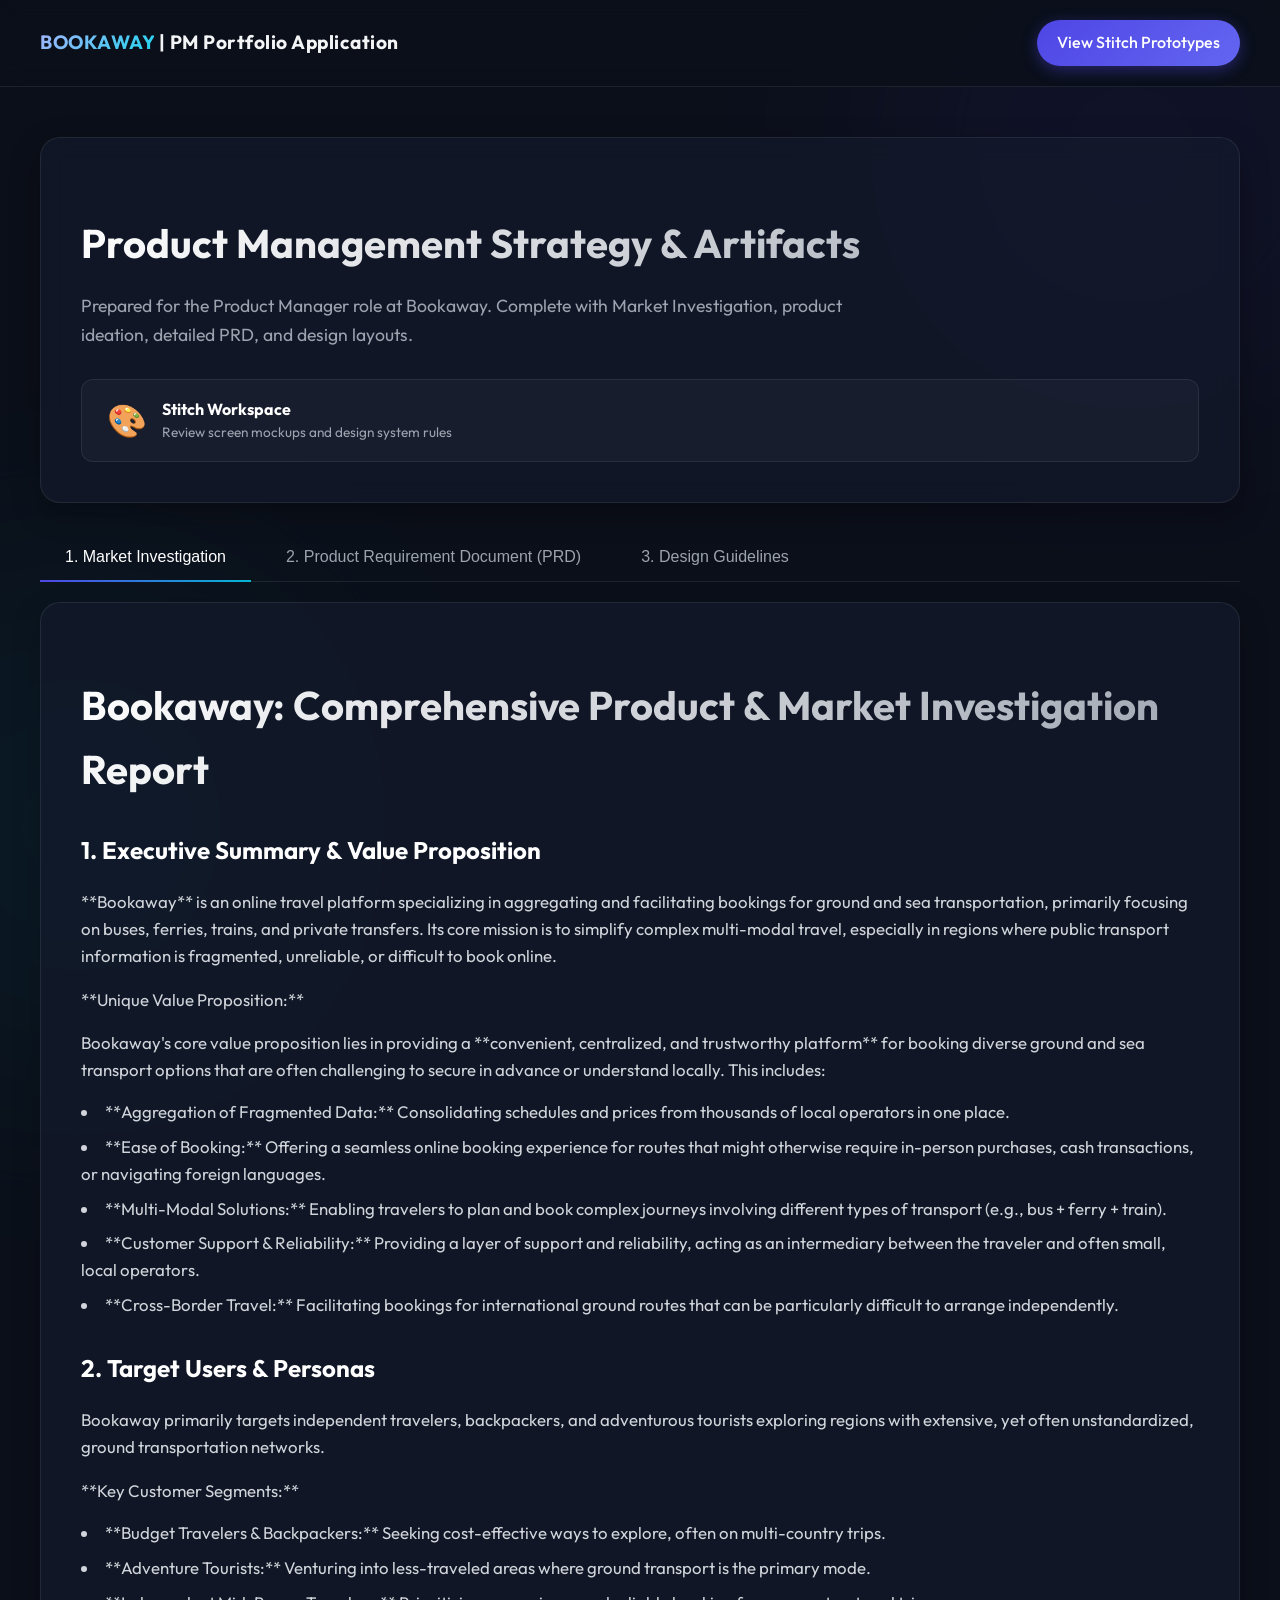
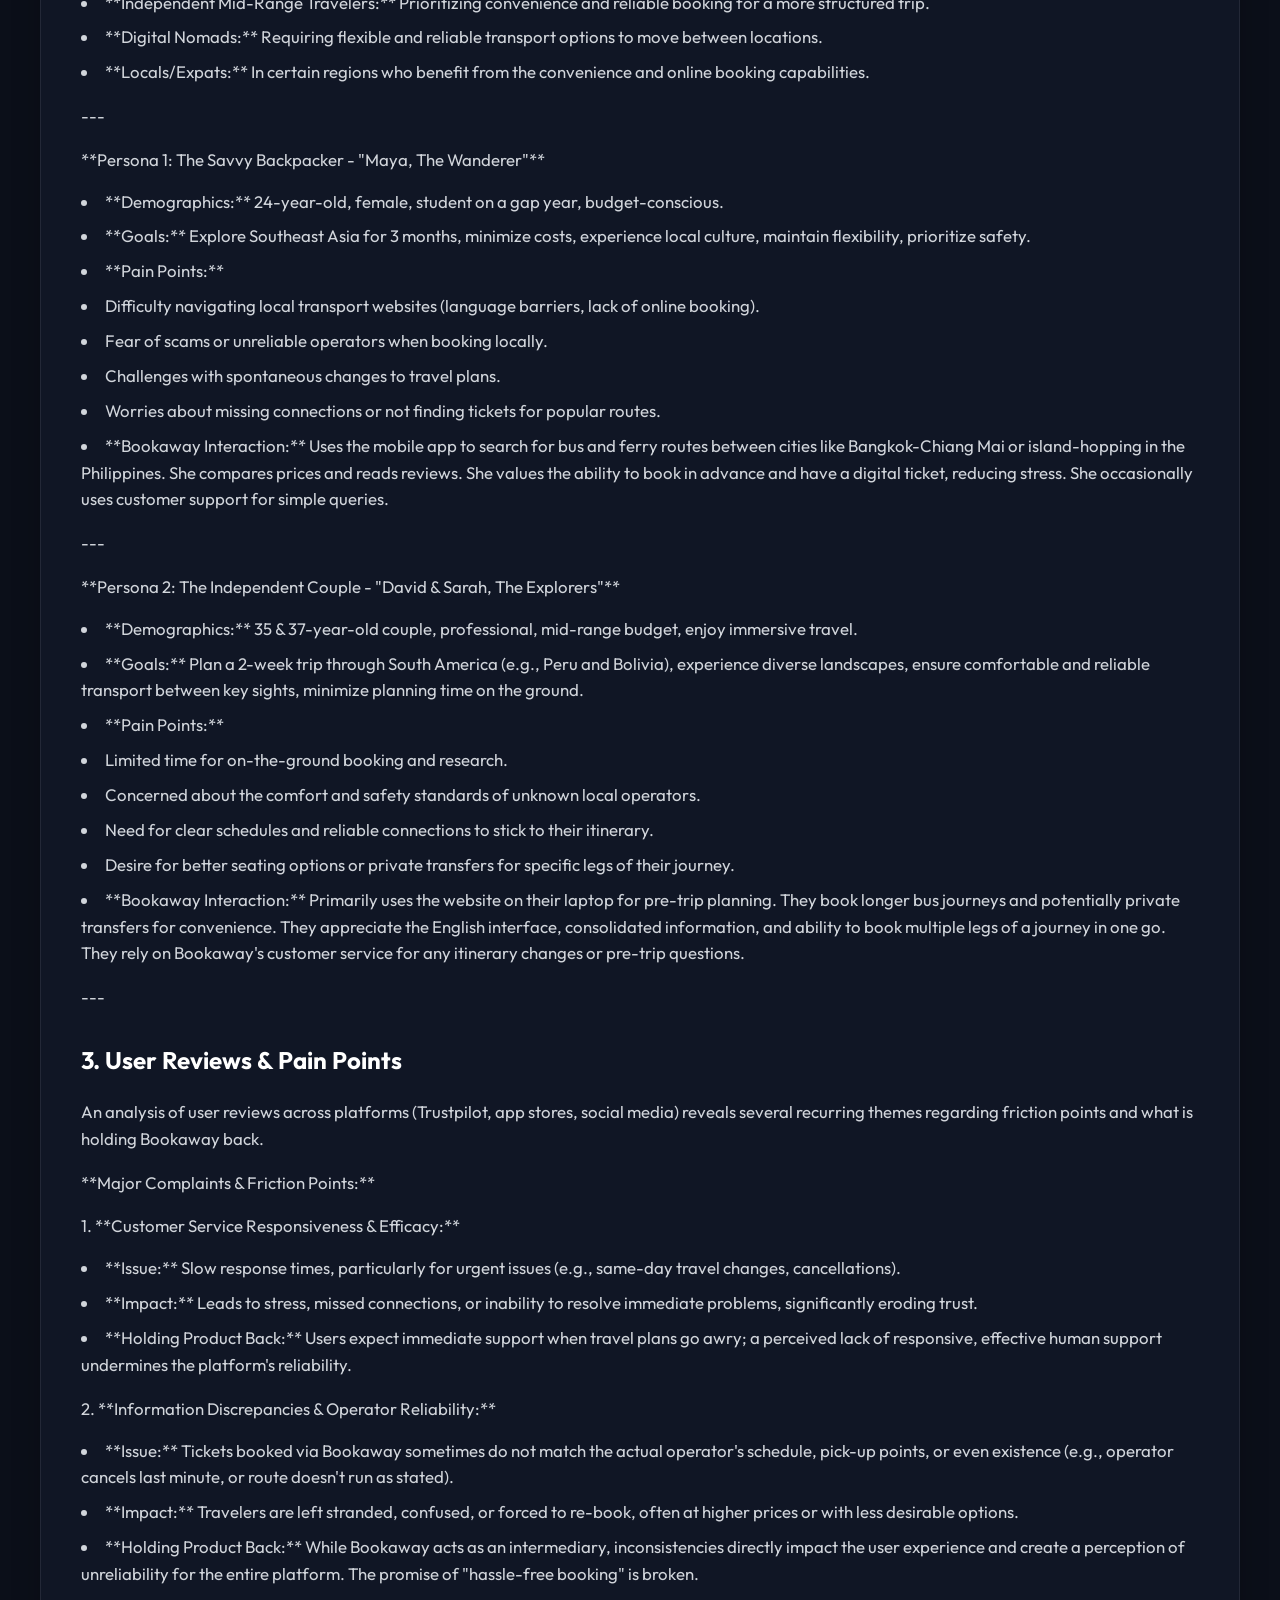
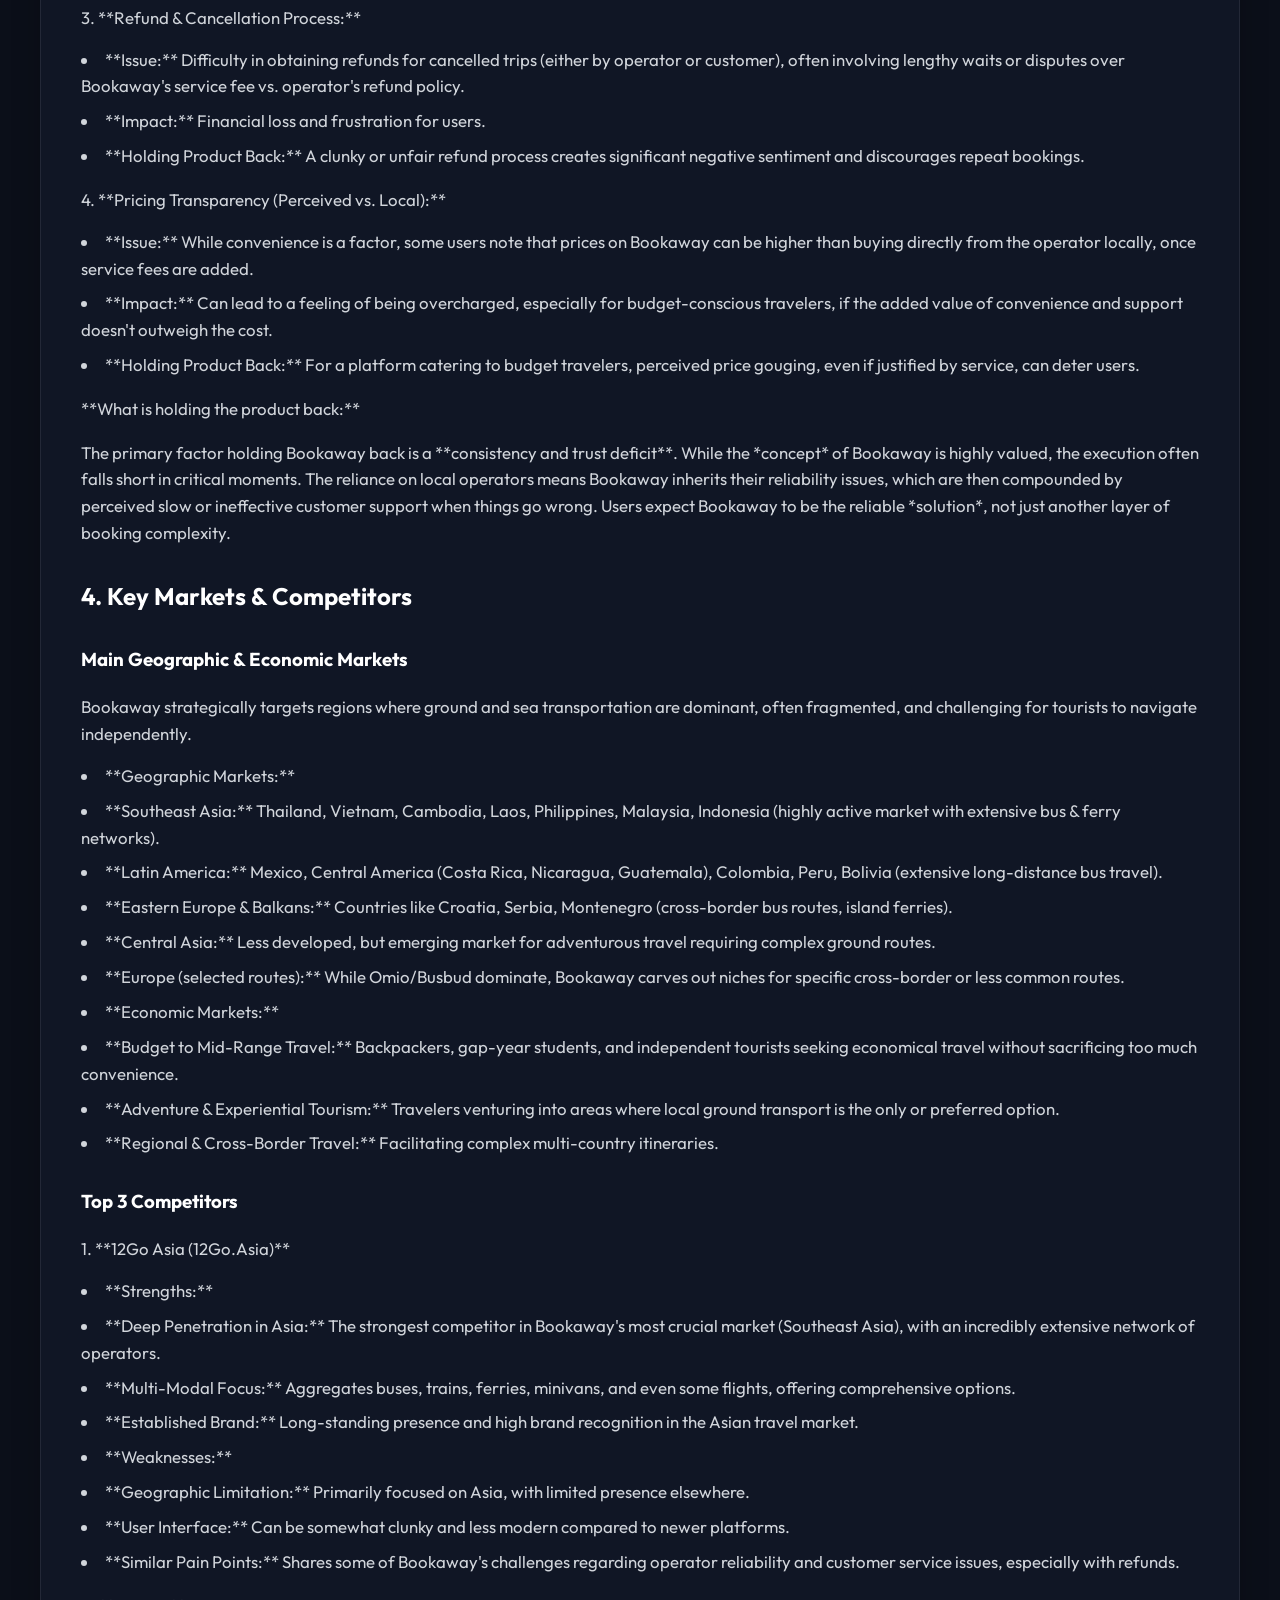
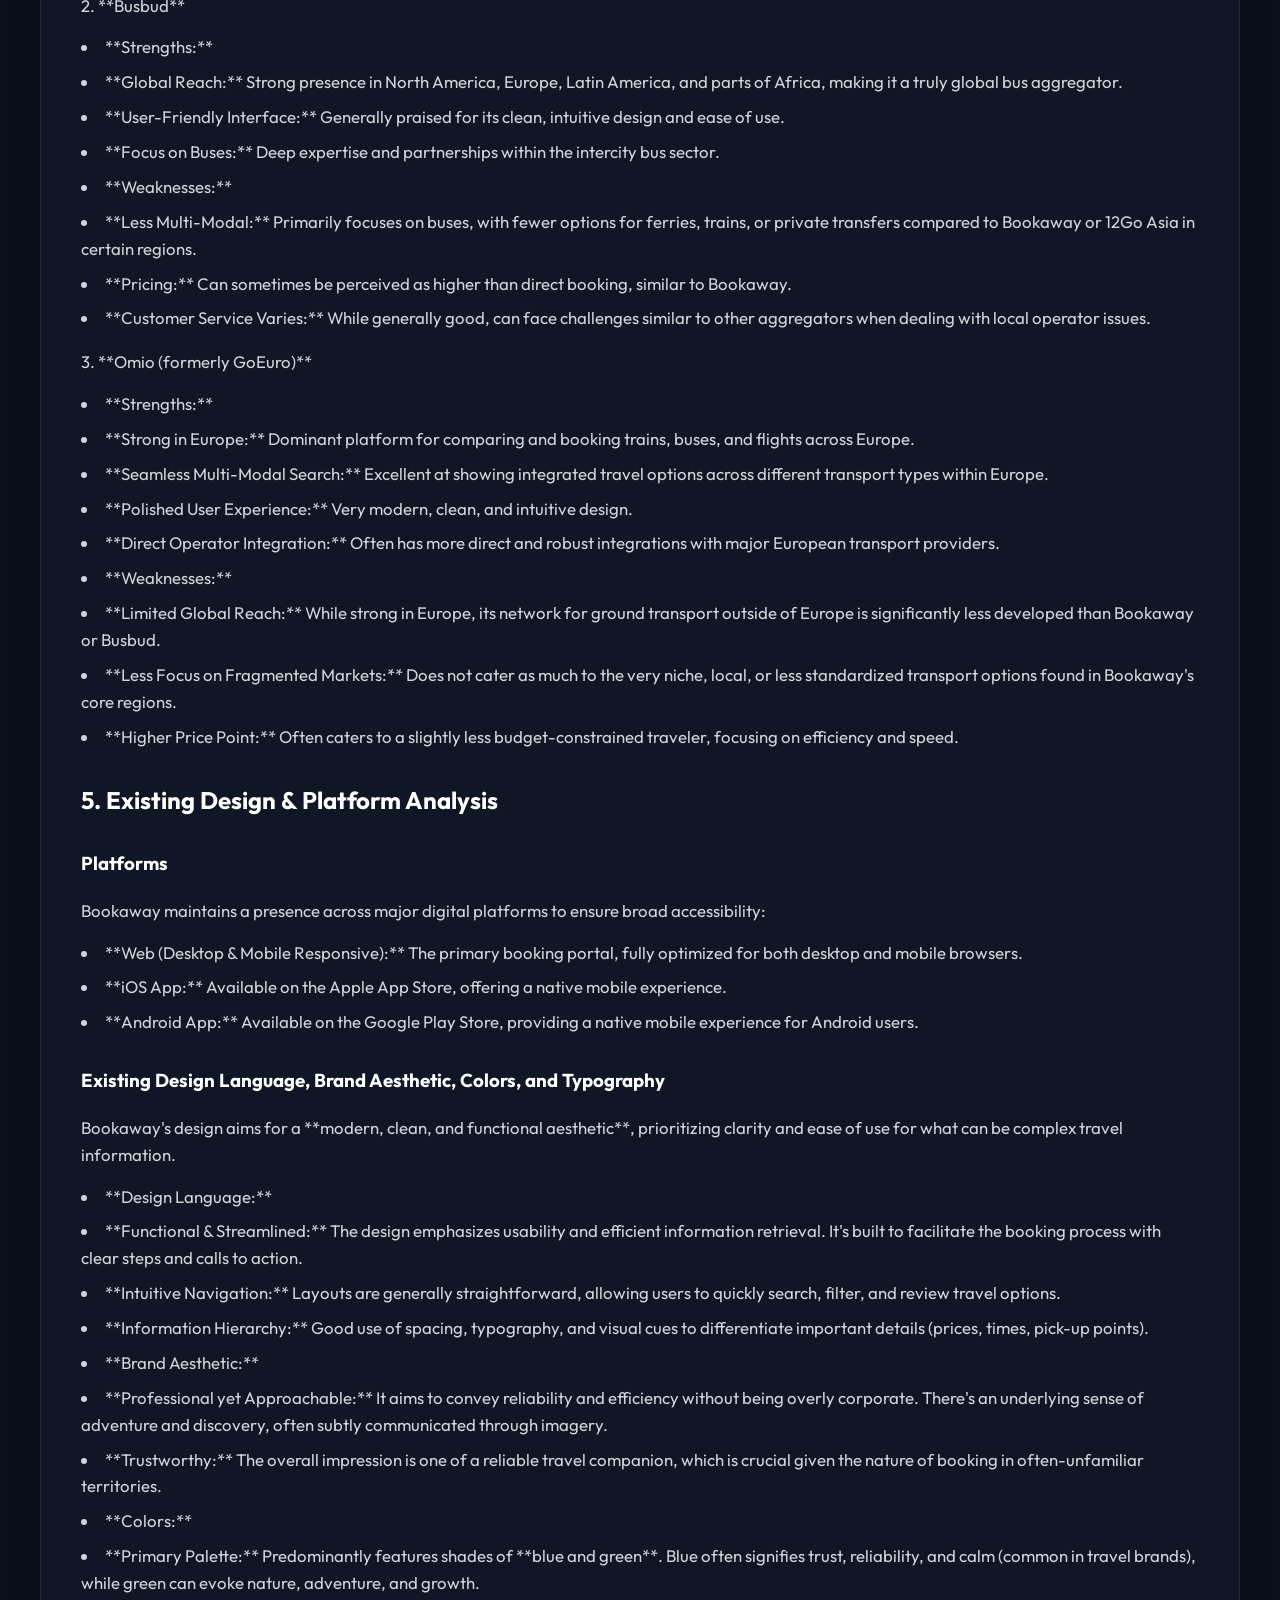
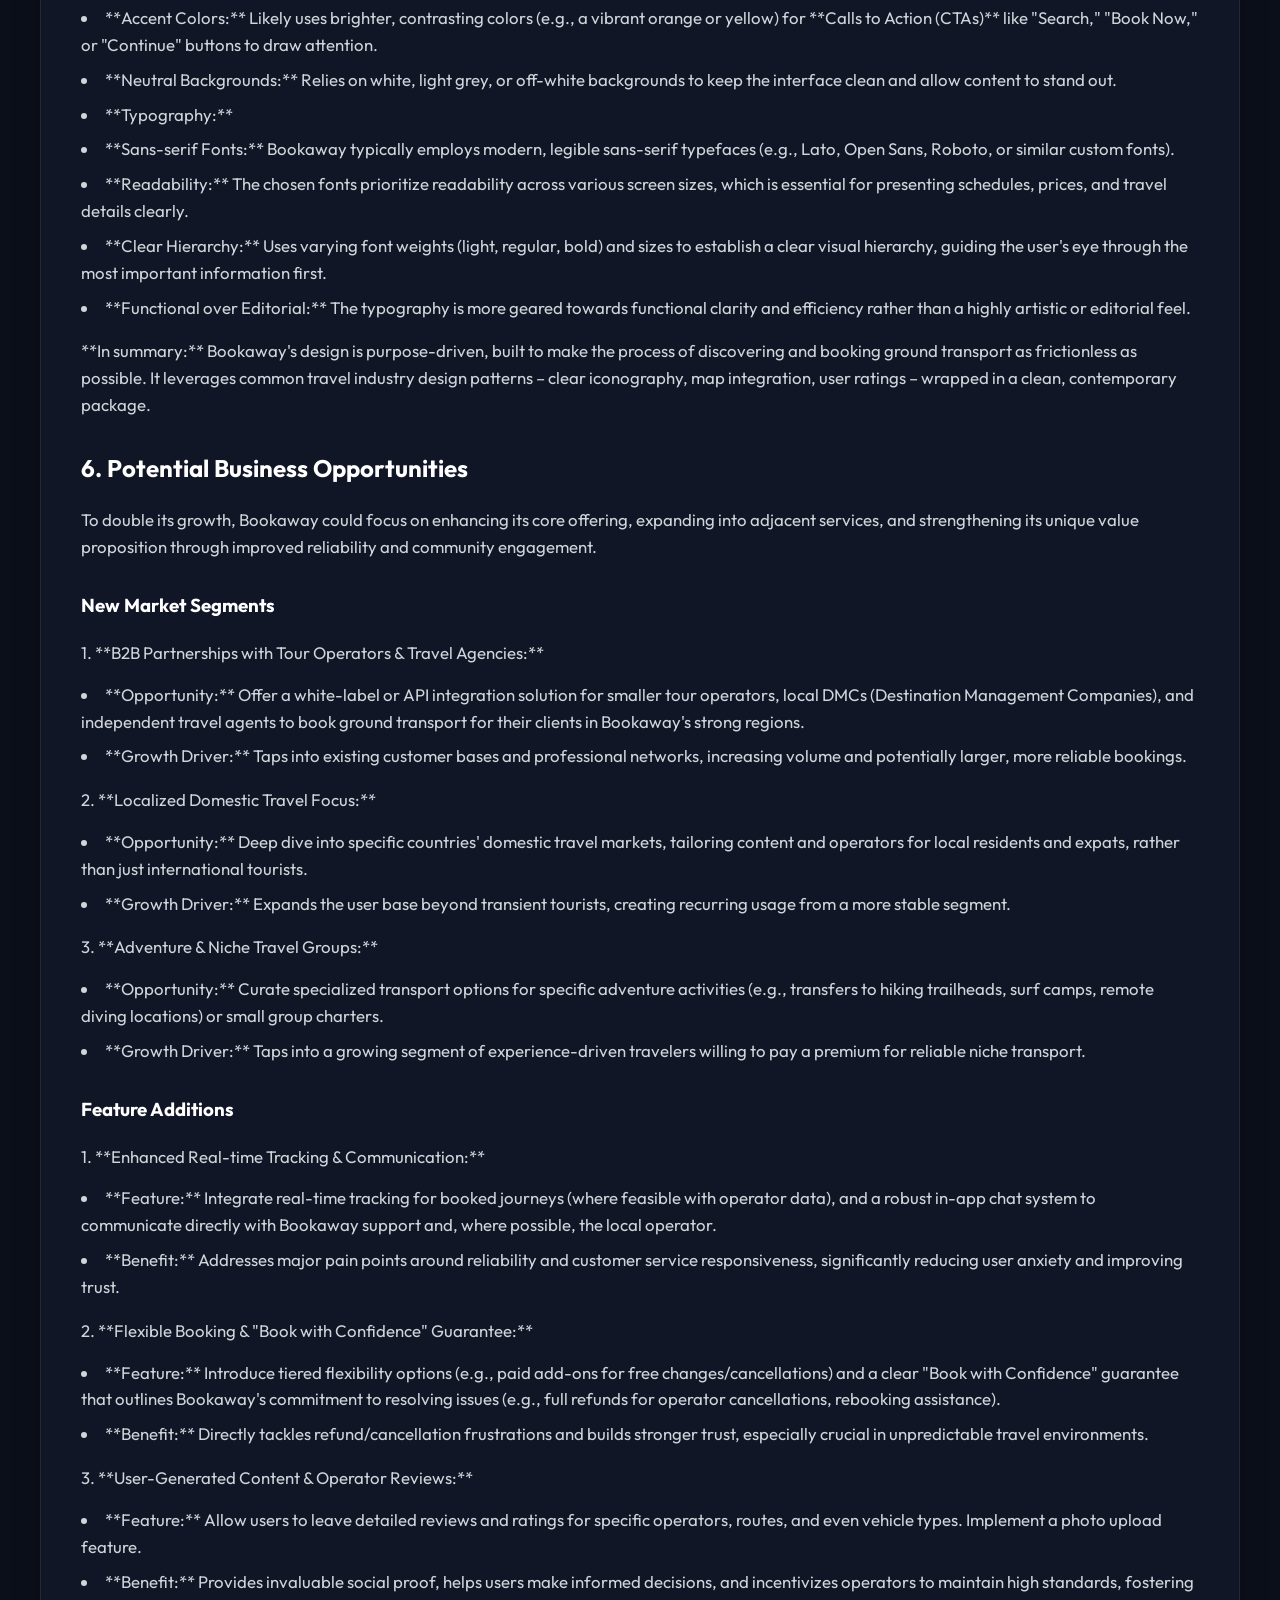
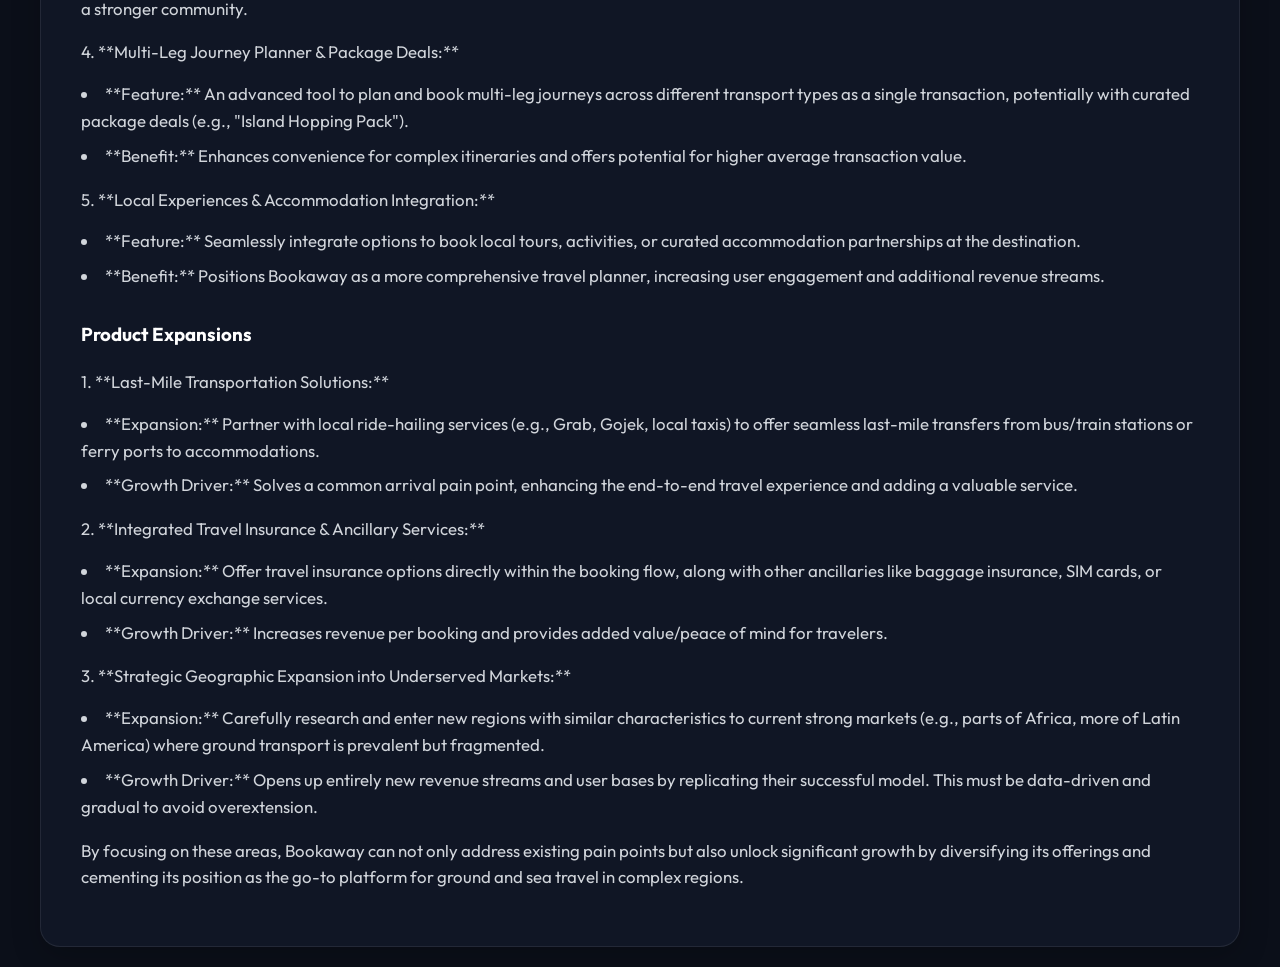
<file: portfolio/public/index.html>
<!DOCTYPE html>
<html lang="en">
<head>
    <meta charset="UTF-8">
    <meta name="viewport" content="width=device-width, initial-scale=1.0">
    <title>Product Manager Case Study - Bookaway</title>
    <link href="https://fonts.googleapis.com/css2?family=Outfit:wght@300;400;500;700&display=swap" rel="stylesheet">
    <link rel="stylesheet" href="styles.css">
</head>
<body>
    <div class="background-decor blur-1"></div>
    <div class="background-decor blur-2"></div>
    
    <header class="navbar">
        <div class="logo">
            <span class="gradient-text">BOOKAWAY</span> | PM Portfolio Application
        </div>
        <div class="actions">
            <a href="https://stitch.withgoogle.com/projects/4759669865672175613" target="_blank" class="btn primary">View Stitch Prototypes</a>
        </div>
    </header>
    
    <main class="container">
        <section class="intro-card">
            <h1>Product Management Strategy & Artifacts</h1>
            <p class="subtitle">Prepared for the Product Manager role at Bookaway. Complete with Market Investigation, product ideation, detailed PRD, and design layouts.</p>
            
            <div class="quick-links">
                <a href="https://stitch.withgoogle.com/projects/4759669865672175613" target="_blank" class="quick-link">
                    <span class="icon">🎨</span>
                    <div>
                        <strong>Stitch Workspace</strong>
                        <span>Review screen mockups and design system rules</span>
                    </div>
                </a>
            </div>
        </section>
        
        <div class="tabs-header">
            <button class="tab-btn active" onclick="switchTab('investigation')">1. Market Investigation</button>
            <button class="tab-btn" onclick="switchTab('prd')">2. Product Requirement Document (PRD)</button>
            <button class="tab-btn" onclick="switchTab('design')">3. Design Guidelines</button>
        </div>
        
        <section class="tab-content" id="investigation">
            <div class="content-body">
                <h1>Bookaway: Comprehensive Product & Market Investigation Report</h1>
<h2>1. Executive Summary & Value Proposition</h2>
<p>**Bookaway** is an online travel platform specializing in aggregating and facilitating bookings for ground and sea transportation, primarily focusing on buses, ferries, trains, and private transfers. Its core mission is to simplify complex multi-modal travel, especially in regions where public transport information is fragmented, unreliable, or difficult to book online.</p>
<p>**Unique Value Proposition:**</p>
<p>Bookaway's core value proposition lies in providing a **convenient, centralized, and trustworthy platform** for booking diverse ground and sea transport options that are often challenging to secure in advance or understand locally. This includes:</p>
<li>  **Aggregation of Fragmented Data:** Consolidating schedules and prices from thousands of local operators in one place.</li>
<li>  **Ease of Booking:** Offering a seamless online booking experience for routes that might otherwise require in-person purchases, cash transactions, or navigating foreign languages.</li>
<li>  **Multi-Modal Solutions:** Enabling travelers to plan and book complex journeys involving different types of transport (e.g., bus + ferry + train).</li>
<li>  **Customer Support & Reliability:** Providing a layer of support and reliability, acting as an intermediary between the traveler and often small, local operators.</li>
<li>  **Cross-Border Travel:** Facilitating bookings for international ground routes that can be particularly difficult to arrange independently.</li>
<h2>2. Target Users & Personas</h2>
<p>Bookaway primarily targets independent travelers, backpackers, and adventurous tourists exploring regions with extensive, yet often unstandardized, ground transportation networks.</p>
<p>**Key Customer Segments:**</p>
<li>  **Budget Travelers & Backpackers:** Seeking cost-effective ways to explore, often on multi-country trips.</li>
<li>  **Adventure Tourists:** Venturing into less-traveled areas where ground transport is the primary mode.</li>
<li>  **Independent Mid-Range Travelers:** Prioritizing convenience and reliable booking for a more structured trip.</li>
<li>  **Digital Nomads:** Requiring flexible and reliable transport options to move between locations.</li>
<li>  **Locals/Expats:** In certain regions who benefit from the convenience and online booking capabilities.</li>
<p>---</p>
<p>**Persona 1: The Savvy Backpacker - "Maya, The Wanderer"**</p>
<li>  **Demographics:** 24-year-old, female, student on a gap year, budget-conscious.</li>
<li>  **Goals:** Explore Southeast Asia for 3 months, minimize costs, experience local culture, maintain flexibility, prioritize safety.</li>
<li>  **Pain Points:**</li>
<li>  Difficulty navigating local transport websites (language barriers, lack of online booking).</li>
<li>  Fear of scams or unreliable operators when booking locally.</li>
<li>  Challenges with spontaneous changes to travel plans.</li>
<li>  Worries about missing connections or not finding tickets for popular routes.</li>
<li>  **Bookaway Interaction:** Uses the mobile app to search for bus and ferry routes between cities like Bangkok-Chiang Mai or island-hopping in the Philippines. She compares prices and reads reviews. She values the ability to book in advance and have a digital ticket, reducing stress. She occasionally uses customer support for simple queries.</li>
<p>---</p>
<p>**Persona 2: The Independent Couple - "David & Sarah, The Explorers"**</p>
<li>  **Demographics:** 35 & 37-year-old couple, professional, mid-range budget, enjoy immersive travel.</li>
<li>  **Goals:** Plan a 2-week trip through South America (e.g., Peru and Bolivia), experience diverse landscapes, ensure comfortable and reliable transport between key sights, minimize planning time on the ground.</li>
<li>  **Pain Points:**</li>
<li>  Limited time for on-the-ground booking and research.</li>
<li>  Concerned about the comfort and safety standards of unknown local operators.</li>
<li>  Need for clear schedules and reliable connections to stick to their itinerary.</li>
<li>  Desire for better seating options or private transfers for specific legs of their journey.</li>
<li>  **Bookaway Interaction:** Primarily uses the website on their laptop for pre-trip planning. They book longer bus journeys and potentially private transfers for convenience. They appreciate the English interface, consolidated information, and ability to book multiple legs of a journey in one go. They rely on Bookaway's customer service for any itinerary changes or pre-trip questions.</li>
<p>---</p>
<h2>3. User Reviews & Pain Points</h2>
<p>An analysis of user reviews across platforms (Trustpilot, app stores, social media) reveals several recurring themes regarding friction points and what is holding Bookaway back.</p>
<p>**Major Complaints & Friction Points:**</p>
<p>1.  **Customer Service Responsiveness & Efficacy:**</p>
<li>  **Issue:** Slow response times, particularly for urgent issues (e.g., same-day travel changes, cancellations).</li>
<li>  **Impact:** Leads to stress, missed connections, or inability to resolve immediate problems, significantly eroding trust.</li>
<li>  **Holding Product Back:** Users expect immediate support when travel plans go awry; a perceived lack of responsive, effective human support undermines the platform's reliability.</li>
<p>2.  **Information Discrepancies & Operator Reliability:**</p>
<li>  **Issue:** Tickets booked via Bookaway sometimes do not match the actual operator's schedule, pick-up points, or even existence (e.g., operator cancels last minute, or route doesn't run as stated).</li>
<li>  **Impact:** Travelers are left stranded, confused, or forced to re-book, often at higher prices or with less desirable options.</li>
<li>  **Holding Product Back:** While Bookaway acts as an intermediary, inconsistencies directly impact the user experience and create a perception of unreliability for the entire platform. The promise of "hassle-free booking" is broken.</li>
<p>3.  **Refund & Cancellation Process:**</p>
<li>  **Issue:** Difficulty in obtaining refunds for cancelled trips (either by operator or customer), often involving lengthy waits or disputes over Bookaway's service fee vs. operator's refund policy.</li>
<li>  **Impact:** Financial loss and frustration for users.</li>
<li>  **Holding Product Back:** A clunky or unfair refund process creates significant negative sentiment and discourages repeat bookings.</li>
<p>4.  **Pricing Transparency (Perceived vs. Local):**</p>
<li>  **Issue:** While convenience is a factor, some users note that prices on Bookaway can be higher than buying directly from the operator locally, once service fees are added.</li>
<li>  **Impact:** Can lead to a feeling of being overcharged, especially for budget-conscious travelers, if the added value of convenience and support doesn't outweigh the cost.</li>
<li>  **Holding Product Back:** For a platform catering to budget travelers, perceived price gouging, even if justified by service, can deter users.</li>
<p>**What is holding the product back:**</p>
<p>The primary factor holding Bookaway back is a **consistency and trust deficit**. While the *concept* of Bookaway is highly valued, the execution often falls short in critical moments. The reliance on local operators means Bookaway inherits their reliability issues, which are then compounded by perceived slow or ineffective customer support when things go wrong. Users expect Bookaway to be the reliable *solution*, not just another layer of booking complexity.</p>
<h2>4. Key Markets & Competitors</h2>
<h3>Main Geographic & Economic Markets</h3>
<p>Bookaway strategically targets regions where ground and sea transportation are dominant, often fragmented, and challenging for tourists to navigate independently.</p>
<li>  **Geographic Markets:**</li>
<li>  **Southeast Asia:** Thailand, Vietnam, Cambodia, Laos, Philippines, Malaysia, Indonesia (highly active market with extensive bus & ferry networks).</li>
<li>  **Latin America:** Mexico, Central America (Costa Rica, Nicaragua, Guatemala), Colombia, Peru, Bolivia (extensive long-distance bus travel).</li>
<li>  **Eastern Europe & Balkans:** Countries like Croatia, Serbia, Montenegro (cross-border bus routes, island ferries).</li>
<li>  **Central Asia:** Less developed, but emerging market for adventurous travel requiring complex ground routes.</li>
<li>  **Europe (selected routes):** While Omio/Busbud dominate, Bookaway carves out niches for specific cross-border or less common routes.</li>
<li>  **Economic Markets:**</li>
<li>  **Budget to Mid-Range Travel:** Backpackers, gap-year students, and independent tourists seeking economical travel without sacrificing too much convenience.</li>
<li>  **Adventure & Experiential Tourism:** Travelers venturing into areas where local ground transport is the only or preferred option.</li>
<li>  **Regional & Cross-Border Travel:** Facilitating complex multi-country itineraries.</li>
<h3>Top 3 Competitors</h3>
<p>1.  **12Go Asia (12Go.Asia)**</p>
<li>  **Strengths:**</li>
<li>  **Deep Penetration in Asia:** The strongest competitor in Bookaway's most crucial market (Southeast Asia), with an incredibly extensive network of operators.</li>
<li>  **Multi-Modal Focus:** Aggregates buses, trains, ferries, minivans, and even some flights, offering comprehensive options.</li>
<li>  **Established Brand:** Long-standing presence and high brand recognition in the Asian travel market.</li>
<li>  **Weaknesses:**</li>
<li>  **Geographic Limitation:** Primarily focused on Asia, with limited presence elsewhere.</li>
<li>  **User Interface:** Can be somewhat clunky and less modern compared to newer platforms.</li>
<li>  **Similar Pain Points:** Shares some of Bookaway's challenges regarding operator reliability and customer service issues, especially with refunds.</li>
<p>2.  **Busbud**</p>
<li>  **Strengths:**</li>
<li>  **Global Reach:** Strong presence in North America, Europe, Latin America, and parts of Africa, making it a truly global bus aggregator.</li>
<li>  **User-Friendly Interface:** Generally praised for its clean, intuitive design and ease of use.</li>
<li>  **Focus on Buses:** Deep expertise and partnerships within the intercity bus sector.</li>
<li>  **Weaknesses:**</li>
<li>  **Less Multi-Modal:** Primarily focuses on buses, with fewer options for ferries, trains, or private transfers compared to Bookaway or 12Go Asia in certain regions.</li>
<li>  **Pricing:** Can sometimes be perceived as higher than direct booking, similar to Bookaway.</li>
<li>  **Customer Service Varies:** While generally good, can face challenges similar to other aggregators when dealing with local operator issues.</li>
<p>3.  **Omio (formerly GoEuro)**</p>
<li>  **Strengths:**</li>
<li>  **Strong in Europe:** Dominant platform for comparing and booking trains, buses, and flights across Europe.</li>
<li>  **Seamless Multi-Modal Search:** Excellent at showing integrated travel options across different transport types within Europe.</li>
<li>  **Polished User Experience:** Very modern, clean, and intuitive design.</li>
<li>  **Direct Operator Integration:** Often has more direct and robust integrations with major European transport providers.</li>
<li>  **Weaknesses:**</li>
<li>  **Limited Global Reach:** While strong in Europe, its network for ground transport outside of Europe is significantly less developed than Bookaway or Busbud.</li>
<li>  **Less Focus on Fragmented Markets:** Does not cater as much to the very niche, local, or less standardized transport options found in Bookaway's core regions.</li>
<li>  **Higher Price Point:** Often caters to a slightly less budget-constrained traveler, focusing on efficiency and speed.</li>
<h2>5. Existing Design & Platform Analysis</h2>
<h3>Platforms</h3>
<p>Bookaway maintains a presence across major digital platforms to ensure broad accessibility:</p>
<li>  **Web (Desktop & Mobile Responsive):** The primary booking portal, fully optimized for both desktop and mobile browsers.</li>
<li>  **iOS App:** Available on the Apple App Store, offering a native mobile experience.</li>
<li>  **Android App:** Available on the Google Play Store, providing a native mobile experience for Android users.</li>
<h3>Existing Design Language, Brand Aesthetic, Colors, and Typography</h3>
<p>Bookaway's design aims for a **modern, clean, and functional aesthetic**, prioritizing clarity and ease of use for what can be complex travel information.</p>
<li>  **Design Language:**</li>
<li>  **Functional & Streamlined:** The design emphasizes usability and efficient information retrieval. It's built to facilitate the booking process with clear steps and calls to action.</li>
<li>  **Intuitive Navigation:** Layouts are generally straightforward, allowing users to quickly search, filter, and review travel options.</li>
<li>  **Information Hierarchy:** Good use of spacing, typography, and visual cues to differentiate important details (prices, times, pick-up points).</li>
<li>  **Brand Aesthetic:**</li>
<li>  **Professional yet Approachable:** It aims to convey reliability and efficiency without being overly corporate. There's an underlying sense of adventure and discovery, often subtly communicated through imagery.</li>
<li>  **Trustworthy:** The overall impression is one of a reliable travel companion, which is crucial given the nature of booking in often-unfamiliar territories.</li>
<li>  **Colors:**</li>
<li>  **Primary Palette:** Predominantly features shades of **blue and green**. Blue often signifies trust, reliability, and calm (common in travel brands), while green can evoke nature, adventure, and growth.</li>
<li>  **Accent Colors:** Likely uses brighter, contrasting colors (e.g., a vibrant orange or yellow) for **Calls to Action (CTAs)** like "Search," "Book Now," or "Continue" buttons to draw attention.</li>
<li>  **Neutral Backgrounds:** Relies on white, light grey, or off-white backgrounds to keep the interface clean and allow content to stand out.</li>
<li>  **Typography:**</li>
<li>  **Sans-serif Fonts:** Bookaway typically employs modern, legible sans-serif typefaces (e.g., Lato, Open Sans, Roboto, or similar custom fonts).</li>
<li>  **Readability:** The chosen fonts prioritize readability across various screen sizes, which is essential for presenting schedules, prices, and travel details clearly.</li>
<li>  **Clear Hierarchy:** Uses varying font weights (light, regular, bold) and sizes to establish a clear visual hierarchy, guiding the user's eye through the most important information first.</li>
<li>  **Functional over Editorial:** The typography is more geared towards functional clarity and efficiency rather than a highly artistic or editorial feel.</li>
<p>**In summary:** Bookaway's design is purpose-driven, built to make the process of discovering and booking ground transport as frictionless as possible. It leverages common travel industry design patterns – clear iconography, map integration, user ratings – wrapped in a clean, contemporary package.</p>
<h2>6. Potential Business Opportunities</h2>
<p>To double its growth, Bookaway could focus on enhancing its core offering, expanding into adjacent services, and strengthening its unique value proposition through improved reliability and community engagement.</p>
<h3>New Market Segments</h3>
<p>1.  **B2B Partnerships with Tour Operators & Travel Agencies:**</p>
<li>  **Opportunity:** Offer a white-label or API integration solution for smaller tour operators, local DMCs (Destination Management Companies), and independent travel agents to book ground transport for their clients in Bookaway's strong regions.</li>
<li>  **Growth Driver:** Taps into existing customer bases and professional networks, increasing volume and potentially larger, more reliable bookings.</li>
<p>2.  **Localized Domestic Travel Focus:**</p>
<li>  **Opportunity:** Deep dive into specific countries' domestic travel markets, tailoring content and operators for local residents and expats, rather than just international tourists.</li>
<li>  **Growth Driver:** Expands the user base beyond transient tourists, creating recurring usage from a more stable segment.</li>
<p>3.  **Adventure & Niche Travel Groups:**</p>
<li>  **Opportunity:** Curate specialized transport options for specific adventure activities (e.g., transfers to hiking trailheads, surf camps, remote diving locations) or small group charters.</li>
<li>  **Growth Driver:** Taps into a growing segment of experience-driven travelers willing to pay a premium for reliable niche transport.</li>
<h3>Feature Additions</h3>
<p>1.  **Enhanced Real-time Tracking & Communication:**</p>
<li>  **Feature:** Integrate real-time tracking for booked journeys (where feasible with operator data), and a robust in-app chat system to communicate directly with Bookaway support and, where possible, the local operator.</li>
<li>  **Benefit:** Addresses major pain points around reliability and customer service responsiveness, significantly reducing user anxiety and improving trust.</li>
<p>2.  **Flexible Booking & "Book with Confidence" Guarantee:**</p>
<li>  **Feature:** Introduce tiered flexibility options (e.g., paid add-ons for free changes/cancellations) and a clear "Book with Confidence" guarantee that outlines Bookaway's commitment to resolving issues (e.g., full refunds for operator cancellations, rebooking assistance).</li>
<li>  **Benefit:** Directly tackles refund/cancellation frustrations and builds stronger trust, especially crucial in unpredictable travel environments.</li>
<p>3.  **User-Generated Content & Operator Reviews:**</p>
<li>  **Feature:** Allow users to leave detailed reviews and ratings for specific operators, routes, and even vehicle types. Implement a photo upload feature.</li>
<li>  **Benefit:** Provides invaluable social proof, helps users make informed decisions, and incentivizes operators to maintain high standards, fostering a stronger community.</li>
<p>4.  **Multi-Leg Journey Planner & Package Deals:**</p>
<li>  **Feature:** An advanced tool to plan and book multi-leg journeys across different transport types as a single transaction, potentially with curated package deals (e.g., "Island Hopping Pack").</li>
<li>  **Benefit:** Enhances convenience for complex itineraries and offers potential for higher average transaction value.</li>
<p>5.  **Local Experiences & Accommodation Integration:**</p>
<li>  **Feature:** Seamlessly integrate options to book local tours, activities, or curated accommodation partnerships at the destination.</li>
<li>  **Benefit:** Positions Bookaway as a more comprehensive travel planner, increasing user engagement and additional revenue streams.</li>
<h3>Product Expansions</h3>
<p>1.  **Last-Mile Transportation Solutions:**</p>
<li>  **Expansion:** Partner with local ride-hailing services (e.g., Grab, Gojek, local taxis) to offer seamless last-mile transfers from bus/train stations or ferry ports to accommodations.</li>
<li>  **Growth Driver:** Solves a common arrival pain point, enhancing the end-to-end travel experience and adding a valuable service.</li>
<p>2.  **Integrated Travel Insurance & Ancillary Services:**</p>
<li>  **Expansion:** Offer travel insurance options directly within the booking flow, along with other ancillaries like baggage insurance, SIM cards, or local currency exchange services.</li>
<li>  **Growth Driver:** Increases revenue per booking and provides added value/peace of mind for travelers.</li>
<p>3.  **Strategic Geographic Expansion into Underserved Markets:**</p>
<li>  **Expansion:** Carefully research and enter new regions with similar characteristics to current strong markets (e.g., parts of Africa, more of Latin America) where ground transport is prevalent but fragmented.</li>
<li>  **Growth Driver:** Opens up entirely new revenue streams and user bases by replicating their successful model. This must be data-driven and gradual to avoid overextension.</li>
<p>By focusing on these areas, Bookaway can not only address existing pain points but also unlock significant growth by diversifying its offerings and cementing its position as the go-to platform for ground and sea travel in complex regions.</p>
            </div>
        </section>
        
        <section class="tab-content hidden" id="prd">
            <div class="content-body">
                <p>As a Senior Product Manager at Bookaway, I've conducted a thorough analysis of our current product and market standing. The primary challenge identified is a **"consistency and trust deficit,"** stemming from issues like slow customer service, information discrepancies, and difficult refund processes. Our users, particularly independent travelers and backpackers, deeply value reliability and clear information, especially in fragmented and often unpredictable ground/sea transport markets.</p>
<p>To address this and propel Bookaway to the next level of growth, we must move beyond simply aggregating options to proactively empowering users with insights that build unwavering trust and confidence.</p>
<p>---</p>
<h2>1. Brainstorm: 3 Unique, Innovative Features for Bookaway</h2>
<p>Here are three innovative features designed to significantly enhance Bookaway's value proposition and address core user pain points:</p>
<p>1.  **"Travel Guardian AI Assistant" (Proactive Disruption Management):**</p>
<li>  **Concept:** An intelligent AI assistant that doesn't just respond to queries but *proactively monitors* external data sources (weather alerts, local news, operator social media, real-time vehicle tracking where available) and Bookaway's internal data. It anticipates potential disruptions for booked journeys (e.g., "Heavy rain expected on your bus route to Chiang Mai, potential delays," or "Your ferry operator just announced a 2-hour delay due to mechanical issues") and *automatically suggests alternative solutions* (e.g., "We recommend rebooking to the 1 PM ferry with a different operator, click here to rebook with a discount"). For immediate issues, it provides instant, multilingual support, escalating to human agents with full context only when necessary.</li>
<li>  **Innovation:** Shifts from reactive customer support to proactive risk mitigation and automated solution offering, significantly reducing user anxiety and stress, and freeing up human agents for truly complex cases.</li>
<p>2.  **"Community-Powered Local Expert Network" (Peer-to-Peer Assistance):**</p>
<li>  **Concept:** A marketplace within Bookaway where vetted local experts or experienced travelers ("Local Heroes") can offer real-time, on-the-ground assistance to Bookaway users. For a small fee (or credits), users can connect with a Local Hero for help with:</li>
<li>  Live translation at a bus station.</li>
<li>  Verifying a pick-up point or schedule change directly with a local operator.</li>
<li>  Finding alternative transport on the fly after a cancellation.</li>
<li>  Sharing hyper-local tips (e.g., "Best street food near the station").</li>
<li>  **Innovation:** Leverages the gig economy and community knowledge to provide immediate, hyper-local, and often language-specific support that a centralized call center cannot. It adds a layer of human connection and authentic local insight, building trust through direct assistance.</li>
<p>3.  **"Dynamic Multi-Modal Journey Builder with 'Reliability Score'":**</p>
<li>  **Concept:** An advanced search and booking engine that, for every suggested route (single or multi-leg), calculates and displays a **"Reliability Score"**. This score is dynamically generated using a machine learning model that analyzes historical operator punctuality, cancellation rates, user reviews (specifically on reliability), real-time external data (weather, traffic, local events), and connectivity risks for multi-leg journeys. Users can then filter, sort, and explicitly choose routes based on their desired balance of reliability, price, and duration. A clear explanation of the score's components is provided.</li>
<li>  **Innovation:** Goes beyond basic aggregation to provide predictive, data-driven insights into the *likelihood of a smooth journey*. It directly addresses user anxiety about unreliable operators and information discrepancies by empowering them to make highly informed decisions based on a transparent reliability metric.</li>
<p>---</p>
<h2>2. Chosen Feature: Dynamic Multi-Modal Journey Builder with 'Reliability Score'</h2>
<p>I choose the **"Dynamic Multi-Modal Journey Builder with 'Reliability Score'"** as the feature to develop.</p>
<h3>Assumptions:</h3>
<li>  **Data Availability & Quality:** We can access or infer sufficient historical data on operator performance (punctuality, cancellations), route conditions, and user feedback to build a meaningful and accurate reliability model. This may require enhanced data partnerships or sophisticated inference techniques.</li>
<li>  **User Value Perception:** Travelers, especially our target independent and mid-range segments, will highly value and actively use a reliability score, even if it sometimes means choosing a slightly more expensive or longer route.</li>
<li>  **Technical Feasibility:** Developing and integrating a robust machine learning model for score calculation, coupled with dynamic real-time data ingestion, is achievable within a reasonable timeline and budget.</li>
<li>  **Transparency Builds Trust:** Clearly explaining the components of the Reliability Score will enhance user trust in the metric itself and in Bookaway as a transparent platform.</li>
<li>  **Operator Incentive:** Over time, operators will be incentivized to improve their service to achieve higher reliability scores and thus gain more bookings through Bookaway.</li>
<h3>Product Logic:</h3>
<p>1.  **User Search:** User inputs origin, destination, and dates.</p>
<p>2.  **Route Generation:** Bookaway's existing system generates all viable single and multi-modal route options.</p>
<p>3.  **Data Ingestion & ML Model:** For each route and individual leg, the ML model:</p>
<li>  Pulls historical operator performance data (on-time departures/arrivals, cancellation rates).</li>
<li>  Analyzes user review sentiment related to reliability, punctuality, and operator communication.</li>
<li>  Integrates real-time data feeds (e.g., local weather forecasts, known road closures/strikes, public holiday impacts).</li>
<li>  Evaluates connectivity risk for multi-leg journeys (e.g., tight layovers, historical delay patterns between connecting routes).</li>
<p>4.  **Score Calculation:** The model processes these inputs to generate a numerical "Reliability Score" (e.g., 1-100 or a qualitative rating like "Excellent," "Good," "Fair").</p>
<p>5.  **Display & Interaction:** Routes are displayed with their scores alongside price, duration, and other standard metrics. Users can filter by score range (e.g., "Show me routes > 80% reliable") or sort search results by reliability.</p>
<p>6.  **Transparency:** A tooltip or dedicated information page explains how the Reliability Score is calculated and what factors influence it.</p>
<h3>Customer Incentives:</h3>
<li>  **Peace of Mind:** Reduces pre-trip anxiety and uncertainty by providing a clear, data-backed indicator of potential trip smoothness.</li>
<li>  **Empowered Decision-Making:** Allows travelers to consciously balance cost/speed with the likelihood of a hassle-free journey, aligning with their personal travel priorities.</li>
<li>  **Avoidance of Pain Points:** Helps users proactively avoid operators known for delays, cancellations, or poor service, directly mitigating the "information discrepancies & operator reliability" complaint.</li>
<li>  **Increased Trust in Bookaway:** Positions Bookaway as a knowledgeable and honest travel advisor, not just a booking portal, fulfilling the "convenient, centralized, and trustworthy platform" value proposition.</li>
<h3>Business Case for Choosing This Feature:</h3>
<li>  **Directly Addresses Core Trust Deficit:** This feature tackles the root cause of many user complaints: unreliable operators and inconsistent information. By empowering users to make better choices upfront, we reduce the need for reactive customer service, refunds, and complaints.</li>
<li>  **Significant Competitive Differentiator:** While competitors aggregate, few offer a sophisticated, dynamic, and transparent "Reliability Score." This creates a unique selling proposition in a crowded market, making Bookaway the intelligent choice for complex travel.</li>
<li>  **Increased Conversion & AOV:** Users are more likely to book if they feel confident about their choice. They may also be willing to pay a slight premium for higher reliability, increasing Average Order Value (AOV).</li>
<li>  **Reduced Operational Costs:** Fewer problematic bookings lead to a substantial decrease in customer support tickets, refund processing, and dispute resolution time, directly impacting the bottom line.</li>
<li>  **Enhanced Customer Lifetime Value (CLTV):** Positive, reliable travel experiences build strong brand loyalty, leading to repeat bookings and organic referrals.</li>
<li>  **Data-Driven Feedback Loop:** The system creates a powerful feedback loop for operators. Those with higher reliability scores will naturally receive more bookings, incentivizing others to improve their service, elevating the entire ecosystem.</li>
<li>  **Future Monetization Opportunities:** The reliability score could be part of a premium "Book with Confidence" package that includes rebooking guarantees or faster support for highly reliable routes.</li>
<p>The "Dynamic Multi-Modal Journey Builder with 'Reliability Score'" is not just a feature; it's a strategic move to fundamentally change how users perceive and interact with ground and sea travel, transforming Bookaway into an indispensable travel intelligence platform.</p>
<p>---</p>
<h2>3. Product Requirement Document (PRD): Dynamic Multi-Modal Journey Builder with 'Reliability Score'</h2>
<p>---</p>
<h3>**Document Version & Owner Info**</h3>
<li>  **Document Version:** 1.0</li>
<li>  **Date:** October 26, 2023</li>
<li>  **Owner:** [Your Name/Senior Product Manager]</li>
<li>  **Contributors:** Engineering Lead, Data Science Lead, UX/UI Lead, Customer Support Lead</li>
<li>  **Product Name:** Bookaway</li>
<li>  **Feature Name:** Dynamic Multi-Modal Journey Builder with 'Reliability Score'</li>
<p>---</p>
<h3>**1. Objective & Vision**</h3>
<p>**Objective:** To significantly increase user confidence, reduce anxiety, and mitigate the impact of unreliable transport operators by providing transparent, data-driven "Reliability Scores" for all ground and sea travel routes on Bookaway.</p>
<p>**Vision:** Bookaway becomes the most trusted and intelligent platform for ground and sea travel, empowering users to make informed booking decisions that prioritize a smooth and predictable journey, thereby establishing a new industry standard for travel planning in complex regions. We envision a future where "booking with confidence" means knowing the likelihood of your journey's success before you even click "Book."</p>
<p>---</p>
<h3>**2. Target Audience**</h3>
<p>This feature targets all existing Bookaway user segments, but will particularly resonate with:</p>
<li>  **The Savvy Backpacker ("Maya"):** Who wants to avoid scams, missed connections, and unreliable operators to minimize costs and stress.</li>
<li>  **The Independent Couple ("David & Sarah"):** Who prioritize comfort, safety, and reliable connections to stick to their itinerary and minimize planning time.</li>
<li>  **Budget to Mid-Range Travelers:** Who seek value not just in price, but in the certainty and predictability of their travel experience.</li>
<li>  **Travelers in Complex Regions:** Anyone navigating areas with fragmented transport information where reliability is a significant unknown.</li>
<p>---</p>
<h3>**3. User Stories**</h3>
<p>As a [user persona], I want to [action] so that [benefit].</p>
<p>1.  **As a budget traveler,** I want to see a reliability score for each bus route **so that** I can avoid operators known for frequent delays or cancellations, even if it means paying a little more.</p>
<p>2.  **As an independent couple planning a multi-leg journey,** I want to easily identify the most reliable overall multi-modal routes **so that** I can minimize the risk of missing connections and stick to our itinerary.</p>
<p>3.  **As a traveler concerned about safety,** I want to understand what factors contribute to a route's reliability score **so that** I can trust Bookaway's recommendations and feel more secure about my booking.</p>
<p>4.  **As a user who has experienced a past cancellation,** I want to filter search results by reliability score **so that** I can prioritize highly rated options and avoid repeating negative experiences.</p>
<p>5.  **As a Bookaway user,** I want to see the reliability score prominently displayed on search results and detail pages **so that** I can quickly compare options based on trustworthiness alongside price and duration.</p>
<p>6.  **As a new traveler in Southeast Asia,** I want to know if specific ferry routes are generally reliable during monsoon season **so that** I can adjust my travel plans or choose a more robust option.</p>
<p>7.  **As an operator,** I want to see how my reliability score compares to others **so that** I can understand areas for improvement and attract more bookings through Bookaway.</p>
<p>---</p>
<h3>**4. Functional Requirements & Specs**</h3>
<p>#### **4.1. Core Logic for Reliability Score Calculation**</p>
<li>  **FR1.1: Data Ingestion Pipeline:**</li>
<li>  **Spec:** Develop a robust, scalable data pipeline to ingest historical and real-time data from various sources:</li>
<li>  **Bookaway Internal Data:** Historical booking data (operator, route, actual vs. scheduled times, reported cancellations), customer support tickets related to delays/cancellations, refund requests.</li>
<li>  **User Feedback:** Aggregated ratings and reviews specifically tagged for punctuality, service quality, and cancellation experiences.</li>
<li>  **Operator APIs/Feeds (where available):** Direct access to scheduled departures/arrivals, real-time tracking, delay notifications.</li>
<li>  **External Data Providers:** Weather APIs (historical and forecast), traffic data, local news feeds (e.g., strikes, public holidays, major events).</li>
<li>  **Geographical Data:** Route distances, typical travel times, known chokepoints.</li>
<li>  **FR1.2: Machine Learning Model:**</li>
<li>  **Spec:** Develop and maintain a machine learning model capable of predicting the reliability of a given route and operator combination, taking into account:</li>
<li>  **Operator Performance:** Historical on-time percentage, cancellation rate, average delay duration.</li>
<li>  **Route Specificity:** Performance variations across different routes operated by the same provider.</li>
<li>  **Time-Based Factors:** Day of week, time of day, season, public holidays.</li>
<li>  **Environmental Factors:** Current and forecast weather conditions, traffic congestion.</li>
<li>  **Connectivity Risk:** For multi-leg journeys, assess the likelihood of making a connection based on historical data for preceding legs and layover times.</li>
<li>  **User Sentiment:** Analyze review text for keywords related to reliability, delays, comfort, etc.</li>
<li>  **FR1.3: Score Generation:**</li>
<li>  **Spec:** The model will generate a numerical score (e.g., 0-100, where 100 is most reliable) for each individual leg and an aggregated score for multi-leg journeys.</li>
<li>  **Spec:** The score must be updated dynamically based on the latest available data (e.g., real-time weather, operator updates).</li>
<li>  **FR1.4: Qualitative Mapping:**</li>
<li>  **Spec:** Map numerical scores to qualitative labels (e.g., 90-100 = "Excellent," 70-89 = "Good," 50-69 = "Fair," <50 = "Low"). These qualitative labels should be used in the UI for quick understanding.</li>
<p>#### **4.2. Search & Display (Web & Mobile Apps)**</p>
<li>  **FR2.1: Prominent Display in Search Results:**</li>
<li>  **Spec:** For each route option (single leg or multi-leg), the Reliability Score (numerical and/or qualitative) must be clearly visible next to the price and duration.</li>
<li>  **Spec:** Use clear visual indicators (e.g., color-coded icons, stars) to represent the score.</li>
<li>  **FR2.2: Filtering by Reliability:**</li>
<li>  **Spec:** Add a new filter option on the search results page to allow users to filter routes by a minimum Reliability Score (e.g., "Show only Good or Excellent," "Score > 70").</li>
<li>  **FR2.3: Sorting by Reliability:**</li>
<li>  **Spec:** Add a new sort option on the search results page to allow users to sort results by Reliability Score (highest to lowest).</li>
<li>  **FR2.4: Multi-Leg Journey Aggregation:**</li>
<li>  **Spec:** For multi-leg journeys, display an overall journey reliability score, which is a weighted average or minimum score of its individual legs, with clear indication of the lowest performing leg.</li>
<p>#### **4.3. Detail View & Transparency**</p>
<li>  **FR3.1: Expanded Score Details:**</li>
<li>  **Spec:** On the route detail page, provide a dedicated section or expandable widget for the Reliability Score.</li>
<li>  **Spec:** This section will break down the score, indicating key contributing factors (e.g., "High on-time performance (92%)," "Few cancellations (2%)," "Weather impact: Moderate," "User reviews: Very Positive").</li>
<li>  **FR3.2: Factor Transparency:**</li>
<li>  **Spec:** Provide a small info icon or link that, when clicked, explains the general methodology of the Reliability Score calculation without revealing proprietary model details (e.g., "The Reliability Score combines historical performance, current conditions, and traveler feedback to give you an estimate of how smoothly your trip is likely to go.").</li>
<li>  **FR3.3: Per-Leg Reliability for Multi-Legs:**</li>
<li>  **Spec:** For multi-leg journeys, clearly show the Reliability Score for each individual leg within the journey breakdown.</li>
<p>#### **4.4. User Feedback Mechanism**</p>
<li>  **FR4.1: Enhanced Post-Journey Feedback:**</li>
<li>  **Spec:** After a journey, prompt users to rate specific aspects of their experience, including: "On-time departure/arrival," "Number of unexpected delays," "Communication from operator," "Overall reliability."</li>
<li>  **Spec:** Allow users to provide free-text comments that can be processed for sentiment analysis to feed back into the ML model.</li>
<p>#### **4.5. Admin Tools (Internal Use)**</p>
<li>  **FR5.1: Score Monitoring Dashboard:**</li>
<li>  **Spec:** Develop an internal dashboard for product and operations teams to monitor the average reliability scores by operator, route, and region.</li>
<li>  **FR5.2: Operator Performance Reports:**</li>
<li>  **Spec:** Generate automated reports for operators showing their average reliability scores, allowing them to see their performance and identify areas for improvement.</li>
<li>  **FR5.3: Manual Override/Adjustment (with Audit Trail):**</li>
<li>  **Spec:** Provide a limited, auditable capability for designated Bookaway staff (e.g., operations managers) to temporarily adjust a score in extreme, unforeseen circumstances (e.g., major political unrest, natural disaster not yet picked up by feeds) with a clear expiry.</li>
<p>---</p>
<h3>**5. Non-Functional Requirements**</h3>
<li>  **Performance:**</li>
<li>  **NFR1.1 (Latency):** Reliability score calculation should not add more than 200ms to current search result loading times.</li>
<li>  **NFR1.2 (Query Speed):** Filtering and sorting by Reliability Score must be as fast as existing filtering/sorting options.</li>
<li>  **Scalability:**</li>
<li>  **NFR2.1 (Data Volume):** The ML model and data pipelines must be designed to scale to handle increased data volume from new operators, routes, and user feedback without degradation in performance.</li>
<li>  **NFR2.2 (Concurrent Users):** The system must support current and projected peak loads of concurrent users accessing and filtering by reliability scores.</li>
<li>  **Security:**</li>
<li>  **NFR3.1 (Data Protection):** All ingested data, especially user feedback, must be handled in compliance with GDPR, CCPA, and other relevant data privacy regulations.</li>
<li>  **NFR3.2 (API Security):** All external API integrations for data ingestion must use secure authentication and authorization protocols.</li>
<li>  **Data Privacy:**</li>
<li>  **NFR4.1 (Anonymization):** User-specific feedback and travel patterns used in the ML model must be anonymized to protect individual privacy.</li>
<li>  **NFR4.2 (Transparency):** Users must be informed about the use of their anonymized data for improving service and scores.</li>
<li>  **Usability:**</li>
<li>  **NFR5.1 (Clarity):** The Reliability Score and its explanation must be easily understandable by a diverse, international user base, including non-native English speakers.</li>
<li>  **NFR5.2 (Accessibility):** The feature must adhere to WCAG 2.1 accessibility standards (e.g., sufficient color contrast, keyboard navigation).</li>
<p>---</p>
<h3>**6. Success Metrics**</h3>
<p>**North Star Metric:** **Increase in "Confidence-Adjusted Conversion Rate" for ground and sea bookings.**</p>
<p>(This metric would be a standard conversion rate, but specifically tracking conversions on routes where the user interacted with the reliability score, or where a higher reliability score option was chosen over a cheaper/faster, less reliable one.)</p>
<p>**Key Performance Indicators (KPIs):**</p>
<li>  **Conversion Rate:** Overall conversion rate for ground/sea bookings.</li>
<li>  **Repeat Booking Rate:** Percentage of users making repeat bookings within a defined period (e.g., 30/60/90 days).</li>
<li>  **Customer Support Ticket Volume (related to reliability/cancellations):** Reduction in tickets citing delays, cancellations, or information discrepancies.</li>
<li>  **Refund/Cancellation Rate:** Decrease in user-initiated cancellations due to fear of unreliability, and Bookaway-processed refunds due to operator issues.</li>
<li>  **Average Order Value (AOV):** Monitor if users are willing to book slightly higher-priced, more reliable options.</li>
<li>  **User Engagement with Feature:**</li>
<li>  Percentage of users who view Reliability Scores.</li>
<li>  Percentage of users who apply Reliability Score filters/sorts.</li>
<li>  Click-through rate on "Learn more about Reliability Score."</li>
<li>  **User Feedback (Surveys, NPS):** Improvement in user sentiment regarding Bookaway's trustworthiness and helpfulness in planning.</li>
<p>**Adoption Goals (first 6 months post-launch MVP):**</p>
<li>  **70%** of ground and sea search results display a Reliability Score.</li>
<li>  **25%** of users view the Reliability Score details at least once per session.</li>
<li>  **10%** of users utilize the Reliability Score filter or sort option.</li>
<li>  **5% reduction** in customer support tickets directly related to operator reliability issues.</li>
<li>  **3% increase** in conversion rate for routes where the Reliability Score was a visible factor.</li>
<p>---</p>
<h3>**7. Release Plan & Phases**</h3>
<p>#### **Phase 1 (MVP - Minimum Viable Product)**</p>
<p>**Goal:** Launch core reliability scoring functionality to gather initial user feedback and validate assumptions.</p>
<p>**Key Features for MVP:**</p>
<li>  **Basic Reliability Score Calculation:** Implement the ML model with core data inputs (historical operator performance, Bookaway internal data, basic user review sentiment).</li>
<li>  **Display on Search Results:** Prominently display the qualitative Reliability Score (e.g., "Good," "Fair") alongside price and duration.</li>
<li>  **Basic Score Transparency:** A clear tooltip or dedicated "About Reliability Score" page explaining the concept.</li>
<li>  **Initial User Feedback Loop:** Enhance post-journey feedback to capture specific reliability metrics.</li>
<li>  **Internal Monitoring Dashboard:** Basic version for ops/product teams to track score distribution and early trends.</li>
<p>**Technology Stack Considerations for MVP:**</p>
<li>  Leverage existing data infrastructure where possible.</li>
<li>  Choose a scalable ML platform (e.g., AWS SageMaker, GCP AI Platform, or internal solution) for model development and deployment.</li>
<li>  Integrate score into existing search and display APIs/frontends.</li>
<p>**Timeline (Estimated):** 4-6 months from requirements finalization to MVP launch.</p>
<p>#### **Phase 2 (Expansion & Enhancement)**</p>
<p>**Goal:** Refine the scoring model, expand data inputs, and enhance user interaction based on MVP learnings.</p>
<p>**Key Features for Phase 2:**</p>
<li>  **Advanced Score Calculation:** Integrate real-time weather, traffic, and local event data for more dynamic scoring. Refine ML model based on MVP feedback and performance.</li>
<li>  **Numerical & Granular Scores:** Display both qualitative and numerical scores (e.g., "Good (82/100)").</li>
<li>  **Filtering & Sorting:** Implement full filtering and sorting capabilities by Reliability Score.</li>
<li>  **Per-Leg Reliability for Multi-Legs:** Display individual leg scores within multi-modal journeys.</li>
<li>  **Deeper Transparency:** Breakdown of score factors (e.g., "High on-time performance," "Low cancellation rate," "Weather impact").</li>
<li>  **Operator Performance Reports:** Automated reports to operators via a dedicated portal.</li>
<li>  **Smart Re-route Suggestions:** Based on low reliability scores, offer alternative, more reliable routes proactively for future bookings (not necessarily for active bookings, which is Phase 3).</li>
<li>  **A/B Testing Framework:** Implement robust A/B testing to optimize score display, labels, and impact on conversion.</li>
<p>**Timeline (Estimated):** 6-9 months post-MVP launch.</p>
<p>#### **Phase 3 (Future Vision & Monetization)**</p>
<p>**Goal:** Integrate reliability into comprehensive trip management and explore new revenue streams.</p>
<p>**Potential Features for Phase 3:**</p>
<li>  **Proactive Disruption Alerts:** (Integrating with "Travel Guardian AI Assistant" idea) For *booked* journeys, push notifications about potential disruptions based on real-time score degradation.</li>
<li>  **"Book with Confidence" Premium Tier:** Offer paid add-ons like rebooking guarantees or priority support if a high-reliability score route unexpectedly fails.</li>
<li>  **Dynamic Pricing based on Reliability:** Potentially (with careful consideration) adjust pricing slightly based on the demand for highly reliable routes.</li>
<li>  **Deeper Operator Integration:** API-based real-time operator data feeds for all partners.</li>
<li>  **Community Contributions to Score:** Integrate verified user-contributed local insights into the score with appropriate moderation.</li>
<p>This phased approach ensures we deliver value quickly with an MVP, learn from user behavior, and systematically build out a world-class, trust-building feature that will differentiate Bookaway in the competitive travel market.</p>
            </div>
        </section>
        
        <section class="tab-content hidden" id="design">
            <div class="content-body">
                <h2>Design System Strategy & Prototypes</h2>
                <p>An interactive high-fidelity mockup has been generated within Stitch based on the product requirements. You can review the structure of the layout, responsive constraints, and colors using the workspace link below:</p>
                <div style="text-align: center; margin: 40px 0;">
                    <a href="https://stitch.withgoogle.com/projects/4759669865672175613" target="_blank" class="btn large primary">Open Stitch Interactive Editor</a>
                </div>
            </div>
        </section>
    </main>
    
    <script>
        function switchTab(tabId) {
            document.querySelectorAll('.tab-content').forEach(el => el.classList.add('hidden'));
            document.querySelectorAll('.tab-btn').forEach(el => el.classList.remove('active'));
            document.getElementById(tabId).classList.remove('hidden');
            event.currentTarget.classList.add('active');
        }
    </script>
</body>
</html>
</file>
<file: portfolio/public/styles.css>
:root {
    --bg-dark: #0B0F19;
    --card-bg: rgba(20, 27, 45, 0.65);
    --border: rgba(255, 255, 255, 0.08);
    --primary: #4F46E5;
    --primary-glow: #06B6D4;
    --text-main: #F3F4F6;
    --text-muted: #9CA3AF;
}

body {
    margin: 0;
    font-family: 'Outfit', sans-serif;
    background-color: var(--bg-dark);
    color: var(--text-main);
    overflow-x: hidden;
    line-height: 1.6;
}

/* Background elements */
.background-decor {
    position: absolute;
    border-radius: 50%;
    filter: blur(140px);
    z-index: -1;
    opacity: 0.15;
}
.blur-1 {
    width: 400px;
    height: 400px;
    background: var(--primary);
    top: -50px;
    right: -50px;
}
.blur-2 {
    width: 350px;
    height: 350px;
    background: var(--primary-glow);
    bottom: -100px;
    left: -100px;
}

.container {
    max-width: 1200px;
    margin: 0 auto;
    padding: 20px;
}

.navbar {
    display: flex;
    justify-content: space-between;
    align-items: center;
    padding: 20px 40px;
    background: rgba(11, 15, 25, 0.8);
    backdrop-filter: blur(10px);
    border-bottom: 1px solid var(--border);
    position: sticky;
    top: 0;
    z-index: 100;
}

.logo {
    font-size: 1.2rem;
    font-weight: 700;
    letter-spacing: 0.5px;
}

.gradient-text {
    background: linear-gradient(135deg, #a5b4fc, #22d3ee);
    -webkit-background-clip: text;
    -webkit-text-fill-color: transparent;
}

.btn {
    display: inline-block;
    padding: 10px 20px;
    border-radius: 9999px;
    font-weight: 500;
    text-decoration: none;
    transition: all 0.3s ease;
    cursor: pointer;
}

.btn.primary {
    background: linear-gradient(135deg, var(--primary), #6366f1);
    color: white;
    box-shadow: 0 4px 15px rgba(79, 70, 229, 0.4);
}

.btn.primary:hover {
    transform: translateY(-2px);
    box-shadow: 0 6px 20px rgba(79, 70, 229, 0.6);
}

.btn.large {
    padding: 15px 35px;
    font-size: 1.1rem;
}

.intro-card {
    background: var(--card-bg);
    backdrop-filter: blur(12px);
    border: 1px solid var(--border);
    border-radius: 20px;
    padding: 40px;
    margin-top: 30px;
    margin-bottom: 30px;
    box-shadow: 0 10px 30px rgba(0,0,0,0.3);
}

h1 {
    font-size: 2.5rem;
    font-weight: 700;
    margin-bottom: 10px;
    background: linear-gradient(135deg, #fff, #9ca3af);
    -webkit-background-clip: text;
    -webkit-text-fill-color: transparent;
}

.subtitle {
    font-size: 1.1rem;
    color: var(--text-muted);
    margin-bottom: 30px;
    max-width: 800px;
}

.quick-links {
    display: flex;
    gap: 20px;
}

.quick-link {
    display: flex;
    align-items: center;
    gap: 15px;
    background: rgba(255,255,255,0.03);
    border: 1px solid var(--border);
    padding: 15px 25px;
    border-radius: 12px;
    text-decoration: none;
    color: white;
    transition: all 0.2s ease;
    flex: 1;
}

.quick-link:hover {
    background: rgba(255,255,255,0.05);
    border-color: var(--primary-glow);
    transform: translateY(-2px);
}

.quick-link .icon {
    font-size: 2rem;
}

.quick-link div {
    display: flex;
    flex-direction: column;
}

.quick-link strong {
    font-size: 1rem;
}

.quick-link span {
    font-size: 0.85rem;
    color: var(--text-muted);
}

.tabs-header {
    display: flex;
    gap: 10px;
    border-bottom: 1px solid var(--border);
    margin-bottom: 20px;
}

.tab-btn {
    background: none;
    border: none;
    color: var(--text-muted);
    padding: 15px 25px;
    font-size: 1rem;
    cursor: pointer;
    transition: all 0.2s ease;
    position: relative;
}

.tab-btn:hover {
    color: white;
}

.tab-btn.active {
    color: white;
    font-weight: 500;
}

.tab-btn.active::after {
    content: '';
    position: absolute;
    bottom: -1px;
    left: 0;
    right: 0;
    height: 2px;
    background: linear-gradient(90deg, var(--primary), var(--primary-glow));
}

.tab-content {
    background: var(--card-bg);
    border: 1px solid var(--border);
    border-radius: 20px;
    padding: 40px;
    box-shadow: 0 10px 30px rgba(0,0,0,0.2);
    min-height: 400px;
}

.hidden {
    display: none;
}

.content-body h1, .content-body h2, .content-body h3 {
    margin-top: 30px;
    color: white;
}

.content-body p, .content-body li {
    color: #D1D5DB;
    font-size: 1.05rem;
    margin-bottom: 15px;
}

.content-body ul {
    padding-left: 20px;
    margin-bottom: 20px;
}

.content-body li {
    margin-bottom: 8px;
}
</file>
